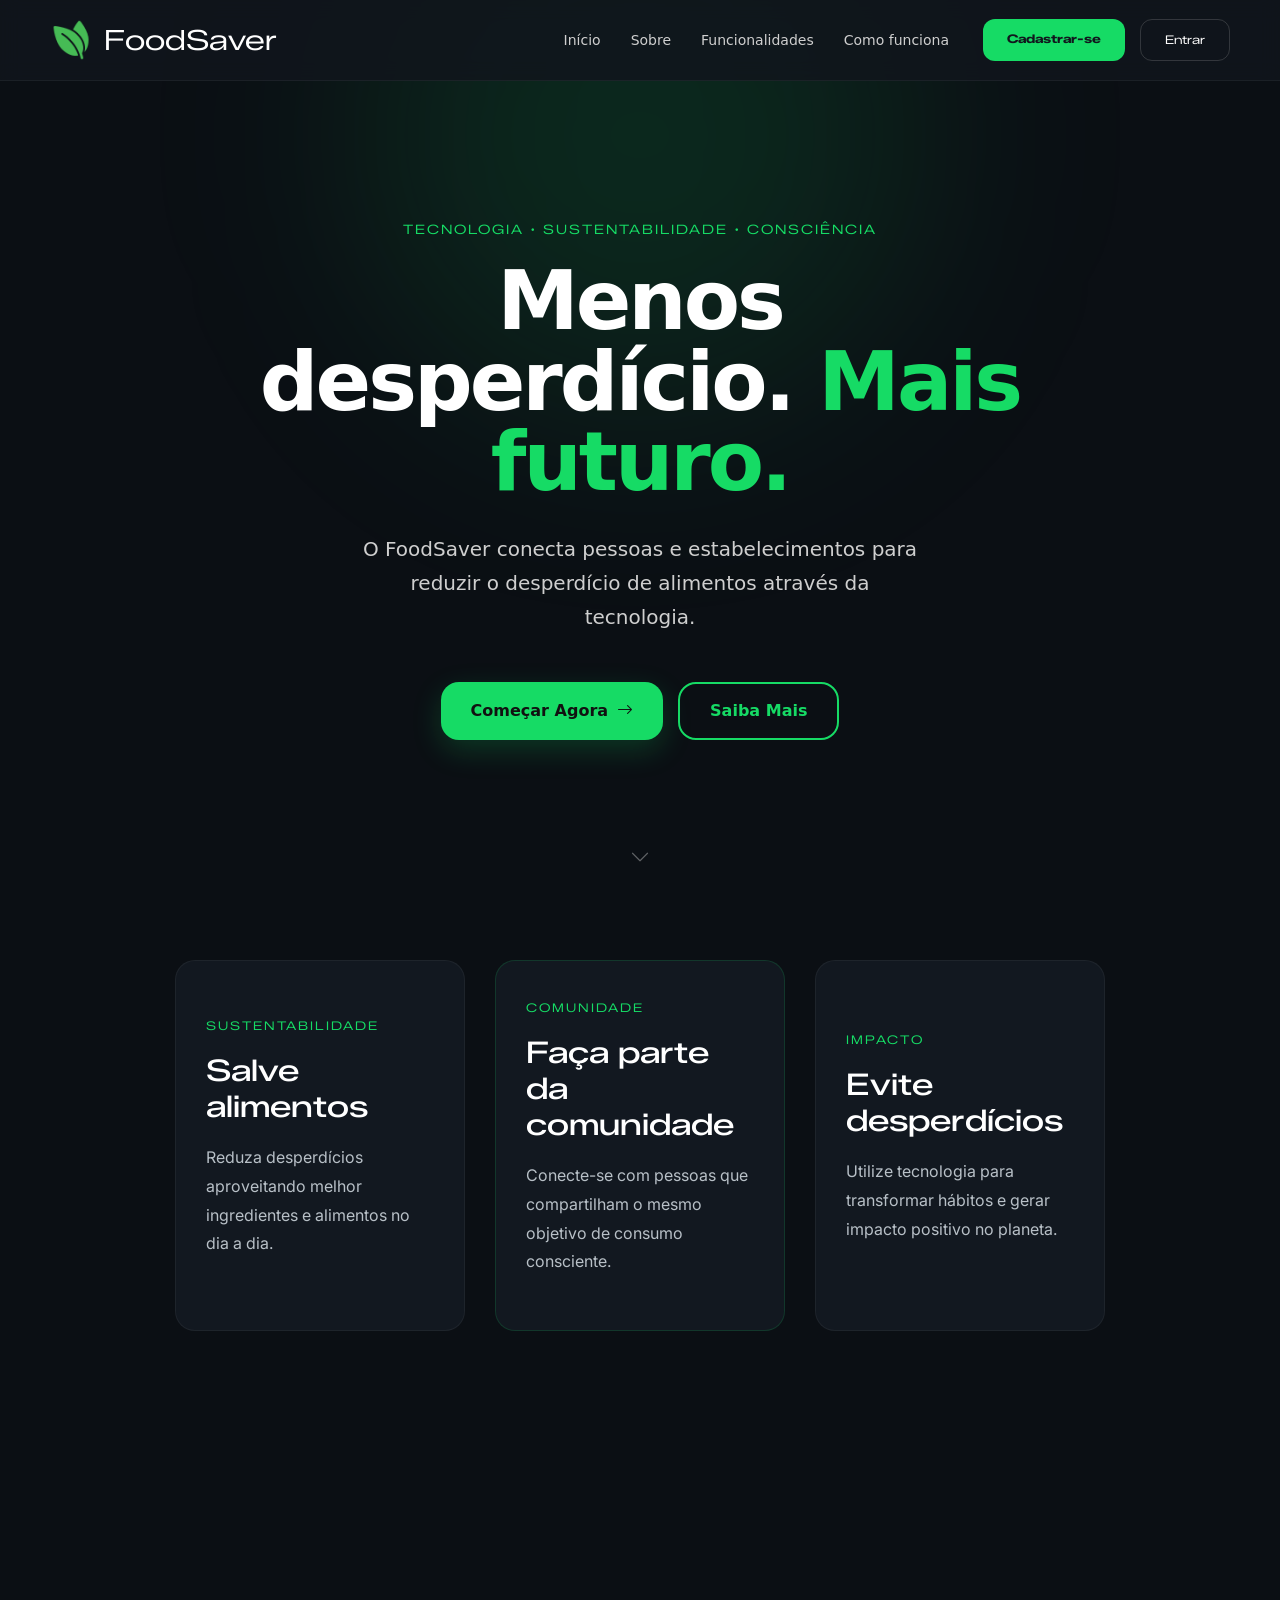
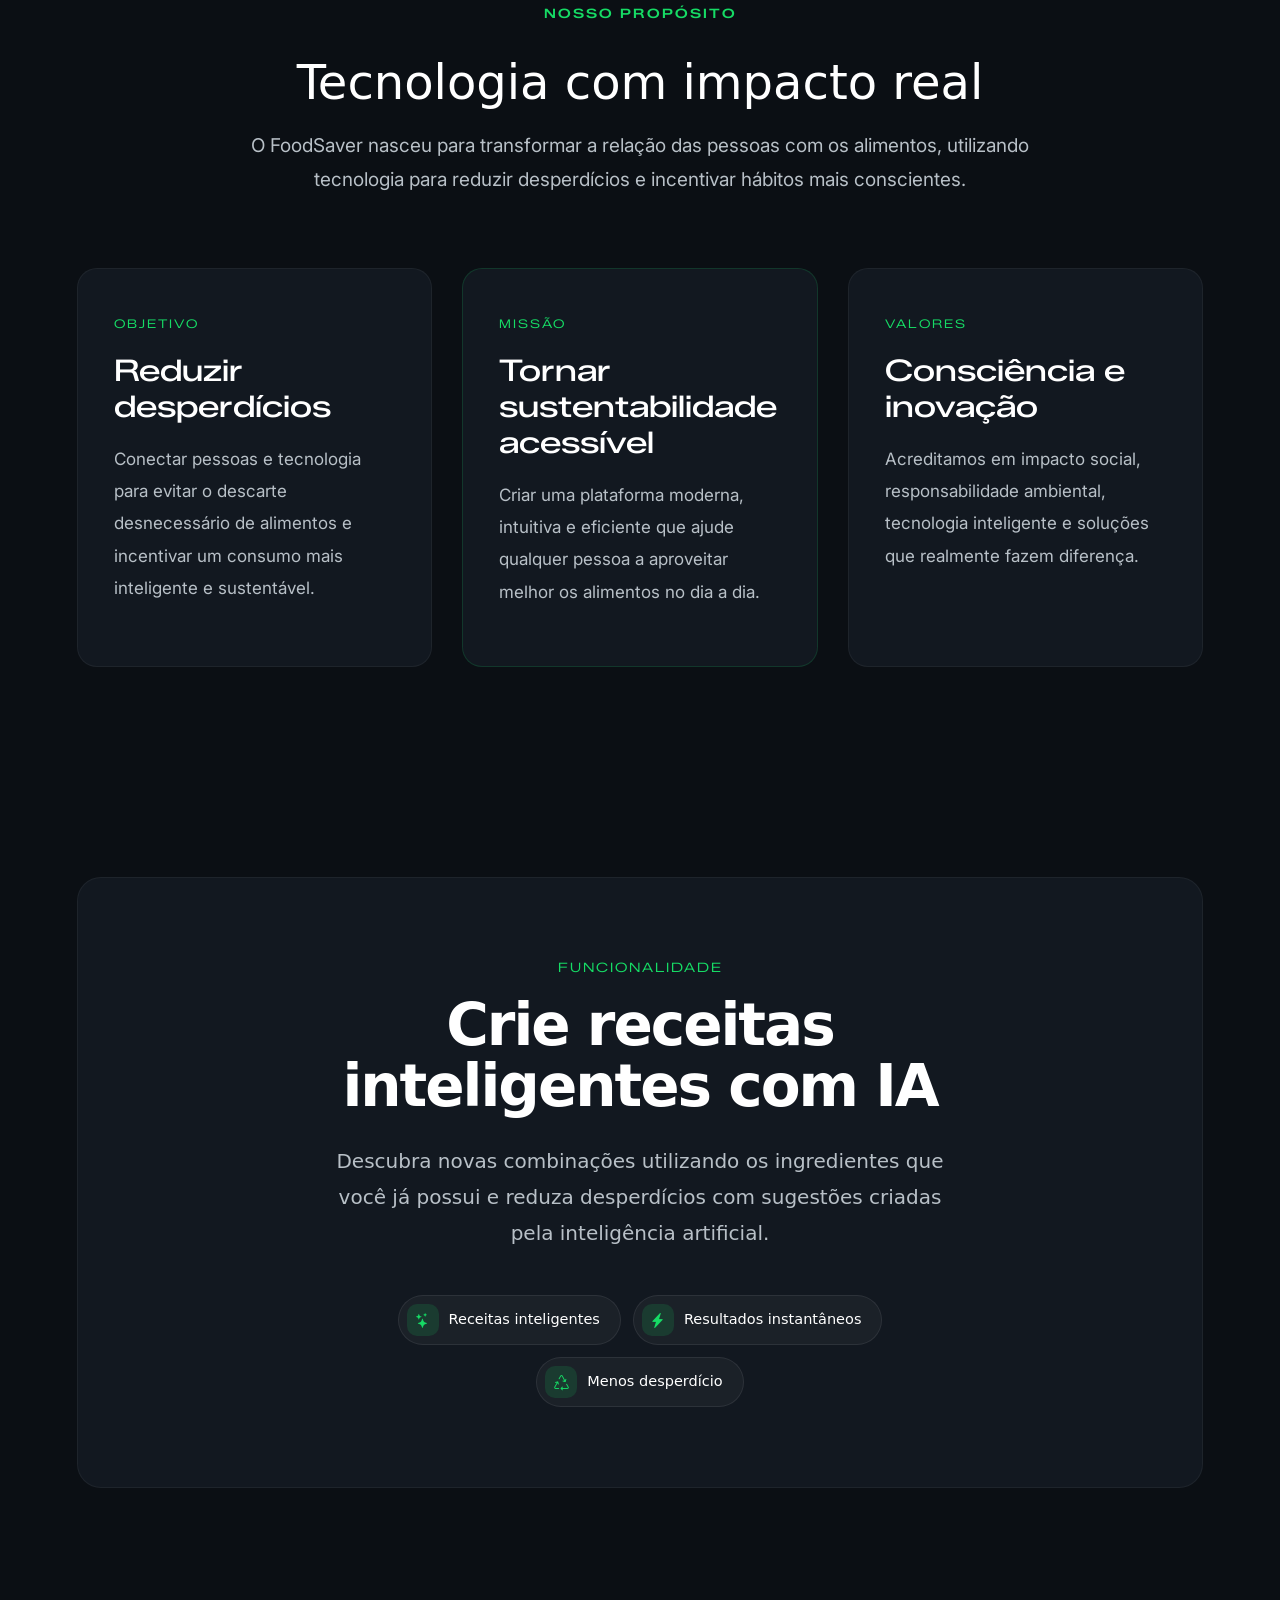
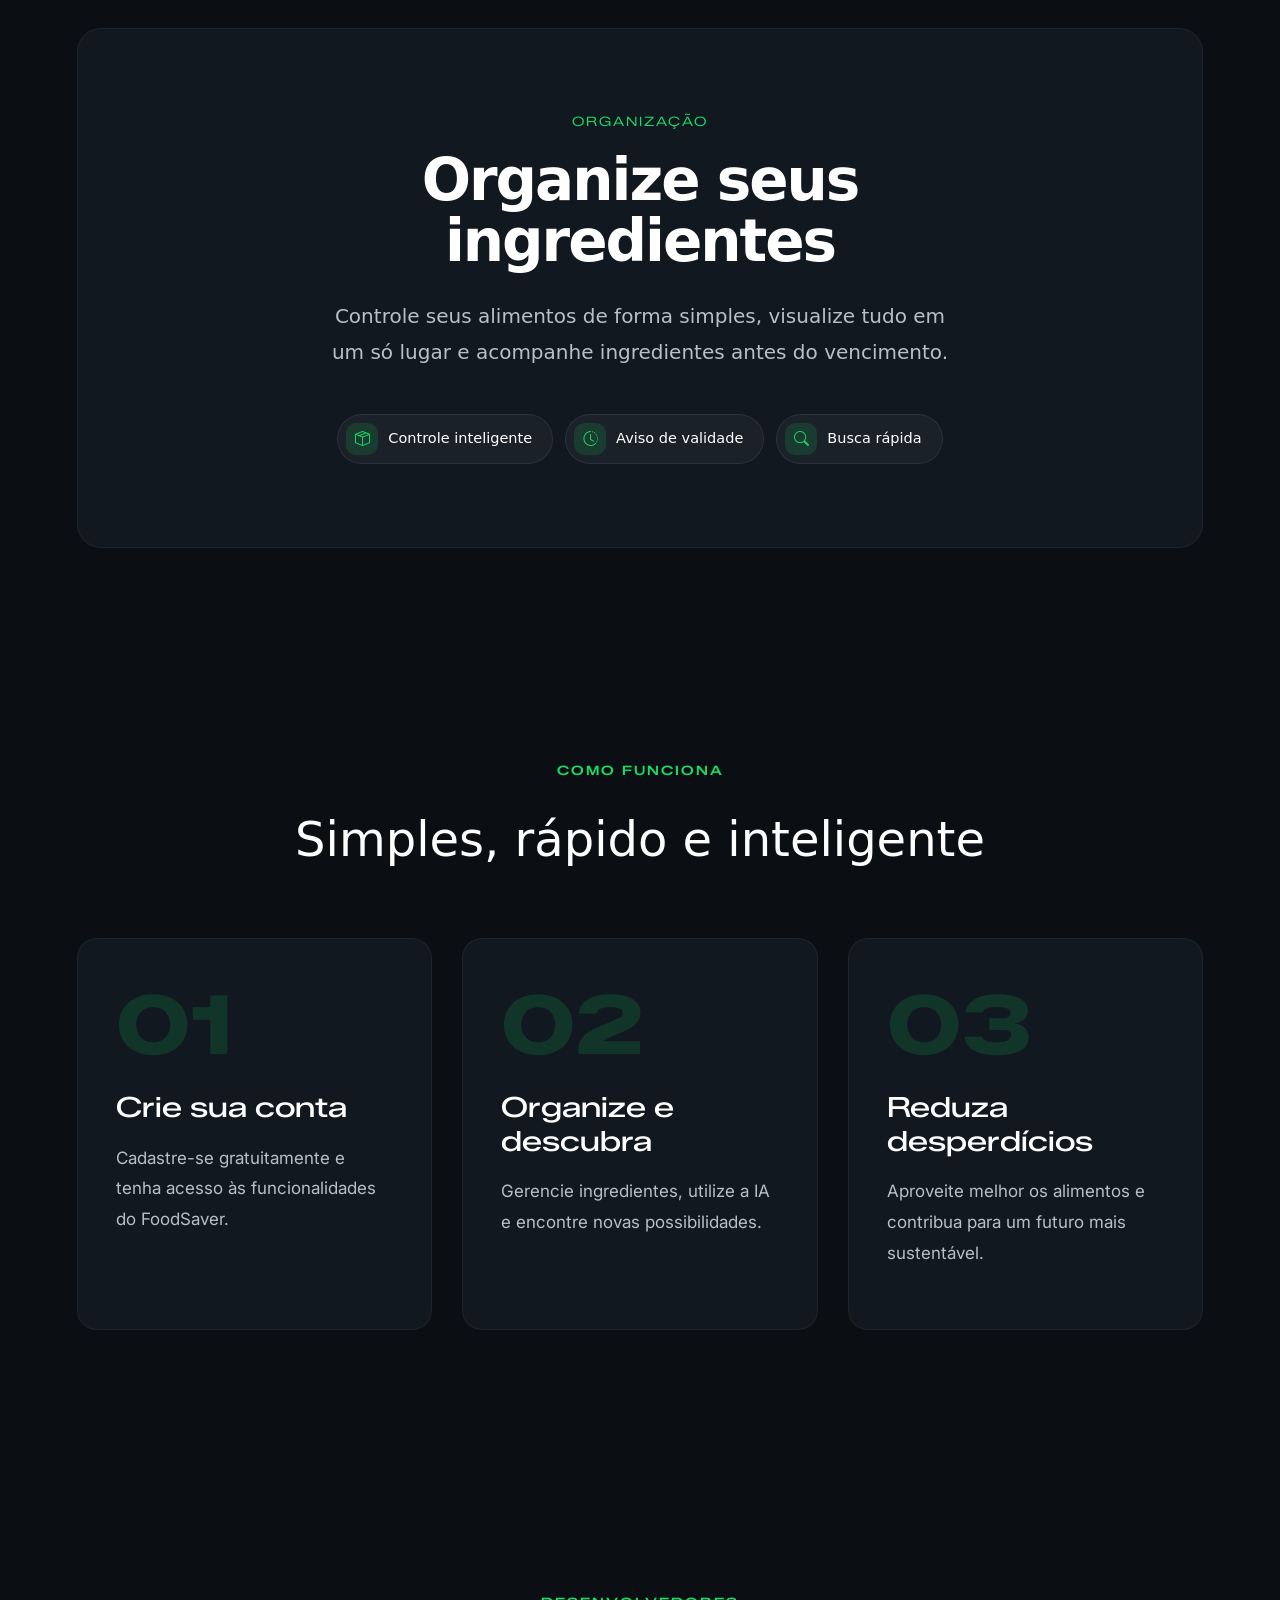
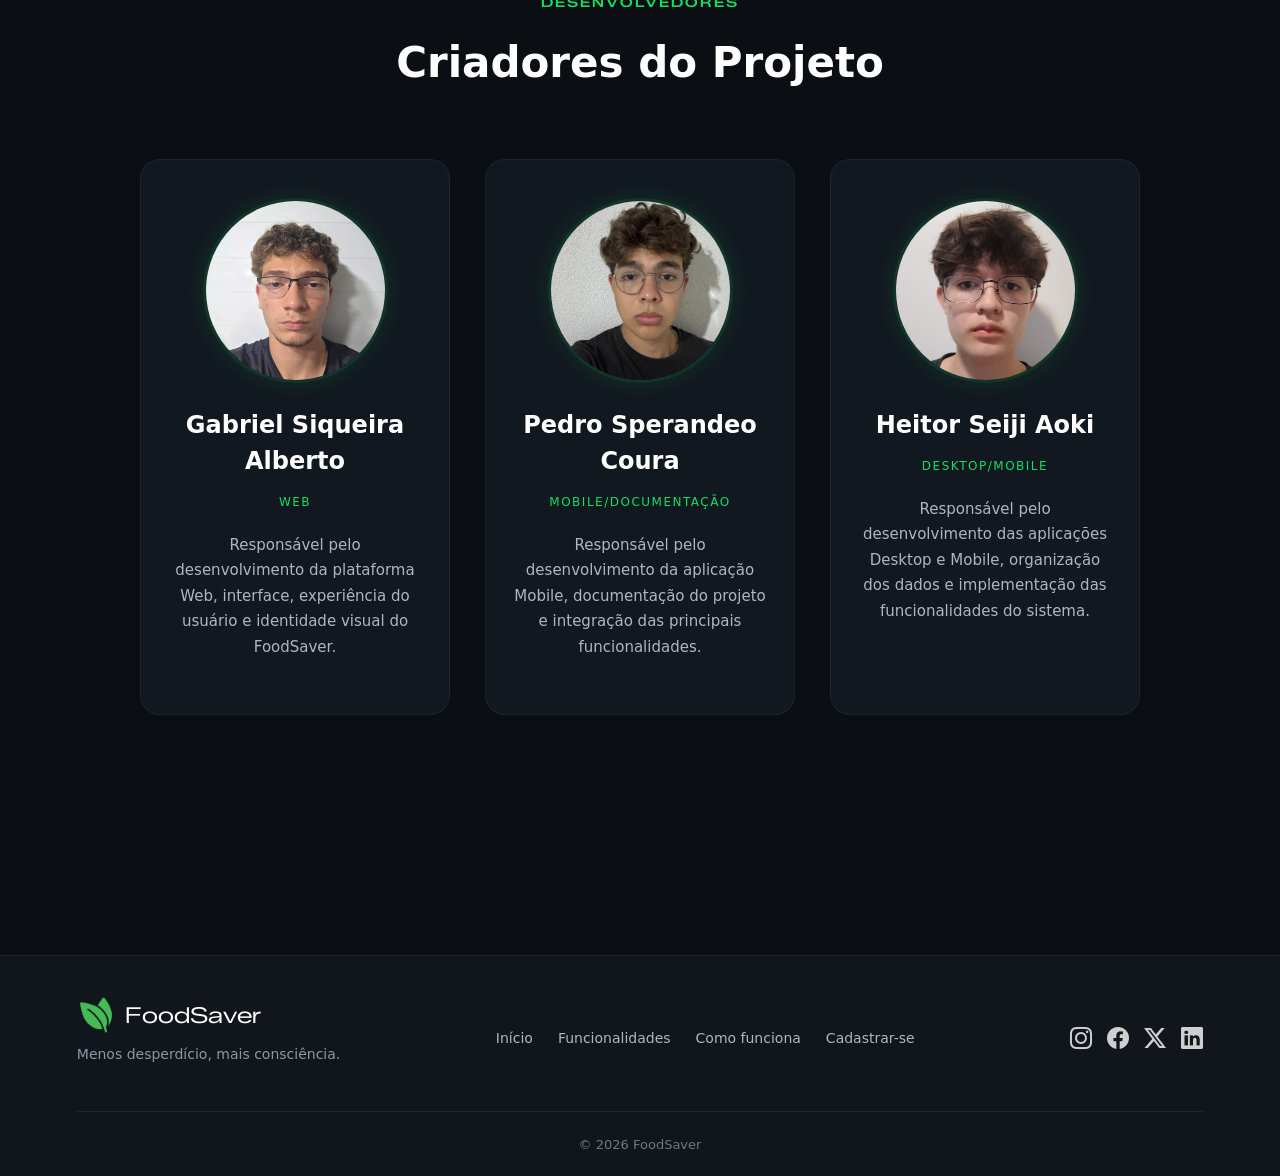
<file: web/html/index.html>
<!DOCTYPE html>
<html lang="pt-br">
<head>
    <meta charset="UTF-8">
    <meta name="viewport" content="width=device-width, initial-scale=1.0">

    <title>FoodSaver</title>

    <!-- GOOGLE FONTS -->
    <link rel="preconnect" href="https://fonts.googleapis.com">
    <link rel="preconnect" href="https://fonts.gstatic.com" crossorigin>
    <link rel="preconnect" href="https://fonts.googleapis.com">
    <link rel="preconnect" href="https://fonts.gstatic.com" crossorigin>
    <link href="https://fonts.googleapis.com/css2?family=Inter:wght@100..900&display=swap" rel="stylesheet">
    <link href="https://fonts.googleapis.com/css2?family=Zalando+Sans+Expanded:ital,wght@0,200..900;1,200..900&display=swap" rel="stylesheet">

    <!-- BOOTSTRAP -->
    <link href="https://cdn.jsdelivr.net/npm/bootstrap@5.3.8/dist/css/bootstrap.min.css" rel="stylesheet">

    <!-- ICONS -->
    <link rel="stylesheet" href="https://cdn.jsdelivr.net/npm/bootstrap-icons@1.11.3/font/bootstrap-icons.css">

    <!-- CSS -->
    <link rel="stylesheet" href="../css/style.css">

    <!-- FAVICON -->
    <link rel="icon" type="image/png" href="../imagens/logo.png">
</head>
<body>

<!-- NAVBAR -->

<nav class="navbar navbar-expand-lg fixed-top">
  <div class="container-fluid navCustom">

    <a class="navbar-brand d-flex align-items-center logoArea" href="index.html">
      <img class="logo" src="../imagens/logo.png" alt="Logo">
      <span class="titNav">FoodSaver</span>
    </a>

    <button class="navbar-toggler custom-toggler" type="button" data-bs-toggle="collapse"
      data-bs-target="#navbarNav">

      <span class="navbar-toggler-icon"></span>
    </button>

    <div class="collapse navbar-collapse justify-content-end" id="navbarNav">

      <div class="navLinks">
        <a href="#inicio">Início</a>
        <a href="#sobre">Sobre</a>
        <a href="#funcionalidade">Funcionalidades</a>
        <a href="#como">Como funciona</a>
      </div>

      <div class="navBtns">
        <a href="cadastro.html" class="btnNav cadastrar">Cadastrar-se</a>
        <a href="login.html" class="btnNav entrar">Entrar</a>
      </div>

    </div>

  </div>
</nav>


<!-- HERO -->

<section class="heroSection" id="inicio">

    <div class="bgGlow"></div>

    <div class="heroContainer">

        <div class="heroText">

            <span class="miniText">TECNOLOGIA • SUSTENTABILIDADE • CONSCIÊNCIA</span>

            <h1>
                Menos desperdício.
                <span>Mais futuro.</span>
            </h1>

            <p>
                O FoodSaver conecta pessoas e estabelecimentos para reduzir o desperdício de alimentos através da tecnologia.
            </p>

            <div class="heroButtons">
                <a href="cadastro.html" class="heroBtn greenBtn">Começar Agora <i class="bi bi-arrow-right"></i></a>
                <a href="#funcionalidade" class="heroBtn darkBtn">Saiba Mais</a>
            </div>



        </div>

    </div>

    <a href="#funcionalidade" class="scrollCue" aria-label="Rolar para saber mais"><i class="bi bi-chevron-down"></i></a>

</section>


<!-- CARDS -->

<section class="cardsSection">

    <div class="cards">

        <!-- CARD 1 -->
        <div class="cardFood">

           

            <span class="cardMini">
                SUSTENTABILIDADE
            </span>

            <h3>
                Salve alimentos
            </h3>

            <p>
                Reduza desperdícios aproveitando melhor ingredientes e alimentos no dia a dia.
            </p>

        </div>

        <!-- CARD 2 -->
        <div class="cardFood destaqueCard">

           

            <span class="cardMini">
                COMUNIDADE
            </span>

            <h3>
                Faça parte da comunidade
            </h3>

            <p>
                Conecte-se com pessoas que compartilham o mesmo objetivo de consumo consciente.
            </p>

        </div>

        <!-- CARD 3 -->
        <div class="cardFood">

            

            <span class="cardMini">
                IMPACTO
            </span>

            <h3>
                Evite desperdícios
            </h3>

            <p>
                Utilize tecnologia para transformar hábitos e gerar impacto positivo no planeta.
            </p>

        </div>

    </div>

</section>


<!-- Sobre -->

<section class="sobreSection" id="sobre">

    <!-- TÍTULO -->
    <div class="titleBox center">

        <span class="miniSection">
            NOSSO PROPÓSITO
        </span>

        <h2>
            Tecnologia com impacto real
        </h2>

        <p class="sobreSubtitle">
            O FoodSaver nasceu para transformar a relação das pessoas com os alimentos,
            utilizando tecnologia para reduzir desperdícios e incentivar hábitos mais conscientes.
        </p>

    </div>

    <!-- GRID -->
    <div class="sobreGrid">

        <!-- OBJETIVO -->
        <div class="sobreCard">

            

            <span class="sobreMini">
                OBJETIVO
            </span>

            <h3>
                Reduzir desperdícios
            </h3>

            <p>
                Conectar pessoas e tecnologia para evitar o descarte desnecessário de alimentos
                e incentivar um consumo mais inteligente e sustentável.
            </p>

        </div>

        <!-- MISSÃO -->
        <div class="sobreCard destaqueCard">

            

            <span class="sobreMini">
                MISSÃO
            </span>

            <h3>
                Tornar sustentabilidade acessível
            </h3>

            <p>
                Criar uma plataforma moderna, intuitiva e eficiente que ajude qualquer pessoa
                a aproveitar melhor os alimentos no dia a dia.
            </p>

        </div>

        <!-- VALORES -->
        <div class="sobreCard">

            

            <span class="sobreMini">
                VALORES
            </span>

            <h3>
                Consciência e inovação
            </h3>

            <p>
                Acreditamos em impacto social, responsabilidade ambiental, tecnologia inteligente
                e soluções que realmente fazem diferença.
            </p>

        </div>

    </div>

</section>


<!-- FUNCIONALIDADES -->

<section class="featureSection" id="funcionalidade">

    <div class="featureBox">

        <!-- CONTEÚDO -->
        <div class="featureContent">

          

            <span class="featureMini">
                FUNCIONALIDADE
            </span>

            <h2>
                Crie receitas inteligentes com IA
            </h2>

            <p>
                Descubra novas combinações utilizando os ingredientes que você já possui
                e reduza desperdícios com sugestões criadas pela inteligência artificial.
            </p>

            <!-- BENEFÍCIOS -->
            <div class="featureBenefits">

                <div class="benefitItem">
                    <i class="bi bi-stars"></i>
                    <span>Receitas inteligentes</span>
                </div>

                <div class="benefitItem">
                    <i class="bi bi-lightning-charge-fill"></i>
                    <span>Resultados instantâneos</span>
                </div>

                <div class="benefitItem">
                    <i class="bi bi-recycle"></i>
                    <span>Menos desperdício</span>
                </div>

            </div>

        </div>

    </div>

</section>



<section class="featureSection reverse">

    <div class="featureBox">

        <!-- CONTEÚDO -->
        <div class="featureContent">

           

            <span class="featureMini">
                ORGANIZAÇÃO
            </span>

            <h2>
                Organize seus ingredientes
            </h2>

            <p>
                Controle seus alimentos de forma simples, visualize tudo em um só lugar
                e acompanhe ingredientes antes do vencimento.
            </p>

            <!-- BENEFÍCIOS -->
            <div class="featureBenefits">

                <div class="benefitItem">
                    <i class="bi bi-box-seam"></i>
                    <span>Controle inteligente</span>
                </div>

                <div class="benefitItem">
                    <i class="bi bi-clock-history"></i>
                    <span>Aviso de validade</span>
                </div>

                <div class="benefitItem">
                    <i class="bi bi-search"></i>
                    <span>Busca rápida</span>
                </div>

            </div>

        </div>

    </div>

</section>


<!-- COMO FUNCIONA -->

<section class="stepsSection" id="como">

    <!-- TÍTULO -->
    <div class="titleBox center">

        <span class="miniSection">
            COMO FUNCIONA
        </span>

        <h2>
            Simples, rápido e inteligente
        </h2>

    </div>

    <!-- GRID -->
    <div class="stepsGrid">

        <!-- CARD 1 -->
        <div class="stepCard">

            <div class="stepNumber">
                01
            </div>


            <h3>
                Crie sua conta
            </h3>

            <p>
                Cadastre-se gratuitamente e tenha acesso às funcionalidades do FoodSaver.
            </p>

        </div>

        <!-- CARD 2 -->
        <div class="stepCard">

            <div class="stepNumber">
                02
            </div>


            <h3>
                Organize e descubra
            </h3>

            <p>
                Gerencie ingredientes, utilize a IA e encontre novas possibilidades.
            </p>

        </div>

        <!-- CARD 3 -->
        <div class="stepCard">

            <div class="stepNumber">
                03
            </div>


            <h3>
                Reduza desperdícios
            </h3>

            <p>
                Aproveite melhor os alimentos e contribua para um futuro mais sustentável.
            </p>

        </div>

    </div>

</section>


<!-- CRIADORES -->

<section class="devSectionPadrao">

    <span class="miniSection">
        DESENVOLVEDORES
    </span>

    <span class="devTituloPadrao">
        Criadores do Projeto
    </span>

    <div class="devCardsPadrao">

        <!-- GABRIEL -->
        <div class="devCardPadrao">

            <img src="../imagens/gabrielOficial.jpg"
            class="devImg"
            alt="Gabriel Siqueira">

            <span>Gabriel Siqueira Alberto</span>

            <small>Web</small>

        <p>
            Responsável pelo desenvolvimento da plataforma Web,
            interface, experiência do usuário e identidade visual do FoodSaver.
        </p>

        </div>

        <!-- PEDRO -->
        <div class="devCardPadrao">

            <img src="../imagens/pedroOficial.jpg"
            class="devImg"
            alt="Pedro Coura">

            <span>Pedro Sperandeo Coura</span>

            <small>Mobile/Documentação</small>

        <p>
            Responsável pelo desenvolvimento da aplicação Mobile,
            documentação do projeto e integração das principais funcionalidades.
        </p>

        </div>

        <!-- HEITOR -->
        <div class="devCardPadrao">

            <img src="../imagens/heitorOficial.jpg"
            class="devImg"
            alt="Heitor Aoki">

            <span>Heitor Seiji Aoki</span>

            <small>Desktop/Mobile</small>

        <p>
            Responsável pelo desenvolvimento das aplicações Desktop e Mobile,
            organização dos dados e implementação das funcionalidades do sistema.
        </p>

        </div>

    </div>

</section>


<!-- FOOTER -->

<footer class="footerFS">

    <div class="footerContent">

        <!-- LOGO -->
        <div class="footerBrand">

            <div class="footerLogo">

                <img src="../imagens/logo.png" alt="Logo">

                <span class="footerTitle">FoodSaver</span>

            </div>

            <p class="footerDesc">
                Menos desperdício, mais consciência.
            </p>

        </div>

        <!-- LINKS -->
        <div class="footerLinks">

            <a href="#inicio">Início</a>
            <a href="#funcionalidade">Funcionalidades</a>
            <a href="#como">Como funciona</a>
            <a href="cadastro.html">Cadastrar-se</a>

        </div>

        <!-- REDES -->
        <div class="socialIcons">

            <a href="#"><i class="bi bi-instagram"></i></a>
            <a href="#"><i class="bi bi-facebook"></i></a>
            <a href="#"><i class="bi bi-twitter-x"></i></a>
            <a href="#"><i class="bi bi-linkedin"></i></a>

        </div>

    </div>

    <div class="footerBottom">
        <span>© 2026 FoodSaver</span>
    </div>

</footer>
<script src="../js/global.js"></script>
<script src="https://cdn.jsdelivr.net/npm/bootstrap@5.3.8/dist/js/bootstrap.bundle.min.js"></script>

</body>
</html>
</file>
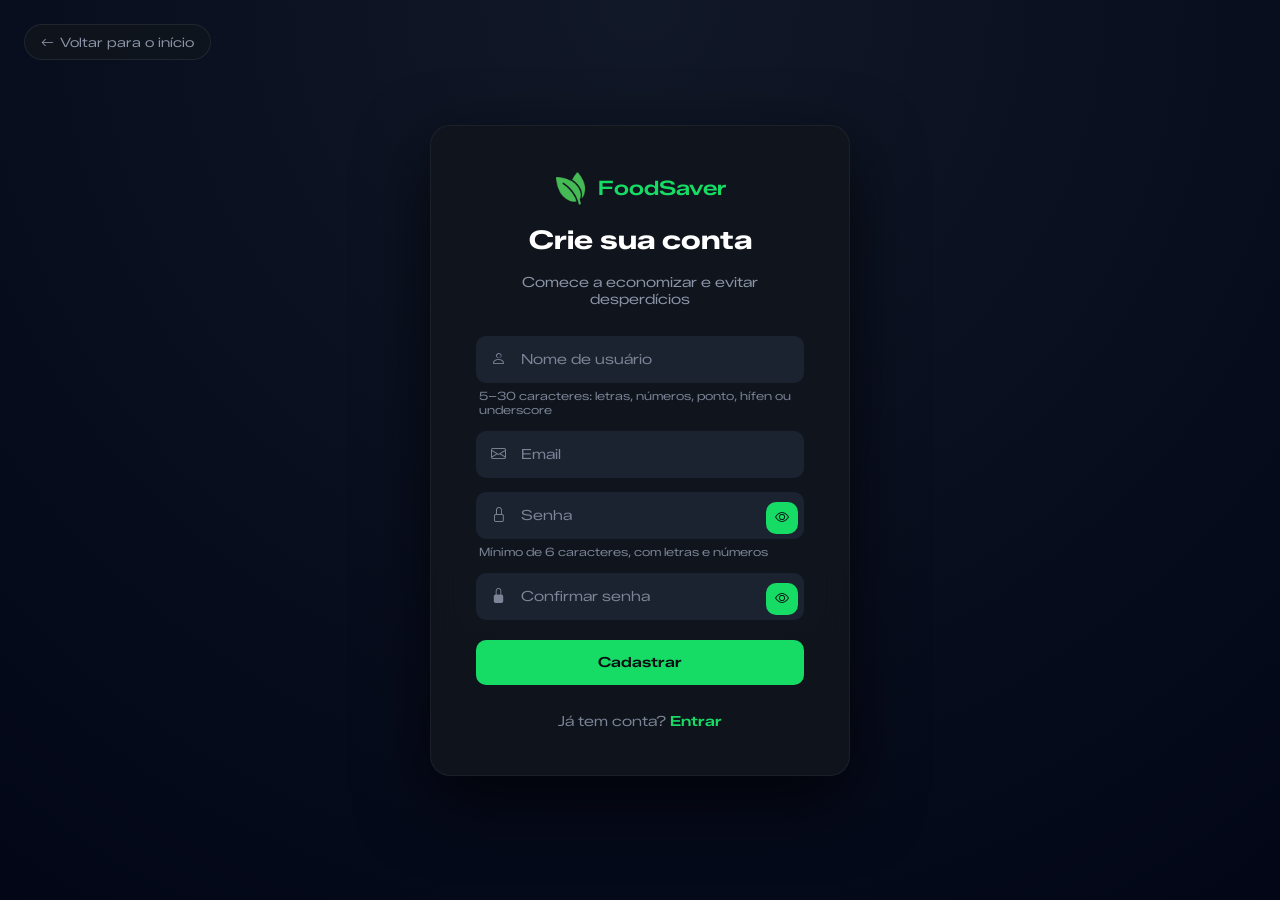
<file: web/html/cadastro.html>
<!DOCTYPE html>
<html lang="pt-br">
<head>
  <meta charset="UTF-8">
  <meta name="viewport" content="width=device-width, initial-scale=1.0">
  <title>Cadastro - FoodSaver</title>

  <link href="https://fonts.googleapis.com/css2?family=Zalando+Sans+Expanded:wght@300;600;800&display=swap" rel="stylesheet">
  <link rel="stylesheet" href="https://cdn.jsdelivr.net/npm/bootstrap-icons@1.11.3/font/bootstrap-icons.css">
  <link rel="stylesheet" href="../css/cadastro.css">
  <link rel="icon" type="image/png" href="../imagens/logo.png">
</head>

<body>

<!-- VOLTAR -->
<a href="index.html" class="authBack"><i class="bi bi-arrow-left"></i> Voltar para o início</a>

<div class="authWrapper">

  <div class="authBox">

    <!-- LOGO -->
    <div class="authLogo">
      <img src="../imagens/logo.png" alt="FoodSaver">
      <span>FoodSaver</span>
    </div>

    <!-- TÍTULO -->
    <h1 class="authTitle">Crie sua conta</h1>
    <p class="authSubtitle">Comece a economizar e evitar desperdícios </p>

    <!-- FORM -->
    <form class="authForm" id="formCadastro" novalidate>

      <div class="erroGeral" id="erroGeral"></div>

      <div class="campo">
        <div class="inputIcon">
          <i class="bi bi-person"></i>
          <input type="text" name="username" id="username" placeholder="Nome de usuário" autocomplete="username" maxlength="30" required>
        </div>
        <div class="dica" id="dicaUsername">5–30 caracteres: letras, números, ponto, hífen ou underscore</div>
        <div class="erro" id="erroUsername"></div>
      </div>

      <div class="campo">
        <div class="inputIcon">
          <i class="bi bi-envelope"></i>
          <input type="email" name="email" id="email" placeholder="Email" autocomplete="email" maxlength="150" required>
        </div>
        <div class="erro" id="erroEmail"></div>
      </div>

      <div class="campo">
        <div class="inputIcon">
          <i class="bi bi-lock"></i>
          <input type="password" name="senha" id="senha" placeholder="Senha" autocomplete="new-password" maxlength="72" required>
          <button type="button" class="toggleSenha" data-alvo="senha" tabindex="-1" aria-label="Mostrar senha"><i class="bi bi-eye"></i></button>
        </div>
        <div class="dica" id="dicaSenha">Mínimo de 6 caracteres, com letras e números</div>
        <div class="erro" id="erroSenha"></div>
      </div>

      <div class="campo">
        <div class="inputIcon">
          <i class="bi bi-lock-fill"></i>
          <input type="password" name="confirmarSenha" id="confirmarSenha" placeholder="Confirmar senha" autocomplete="new-password" maxlength="72" required>
          <button type="button" class="toggleSenha" data-alvo="confirmarSenha" tabindex="-1" aria-label="Mostrar senha"><i class="bi bi-eye"></i></button>
        </div>
        <div class="erro" id="erroConfirmarSenha"></div>
      </div>

      <button type="submit" id="btnCadastrar"><span class="btnTexto">Cadastrar</span></button>
    </form>

    <!-- LINK -->
    <div class="authSwitch">
      Já tem conta? <a href="login.html">Entrar</a>
    </div>

  </div>

</div>
<script src="../js/global.js"></script>
<script src="../js/api.js"></script>
<script src="../js/auth-cadastro.js"></script>

</body>
</html>
</file>
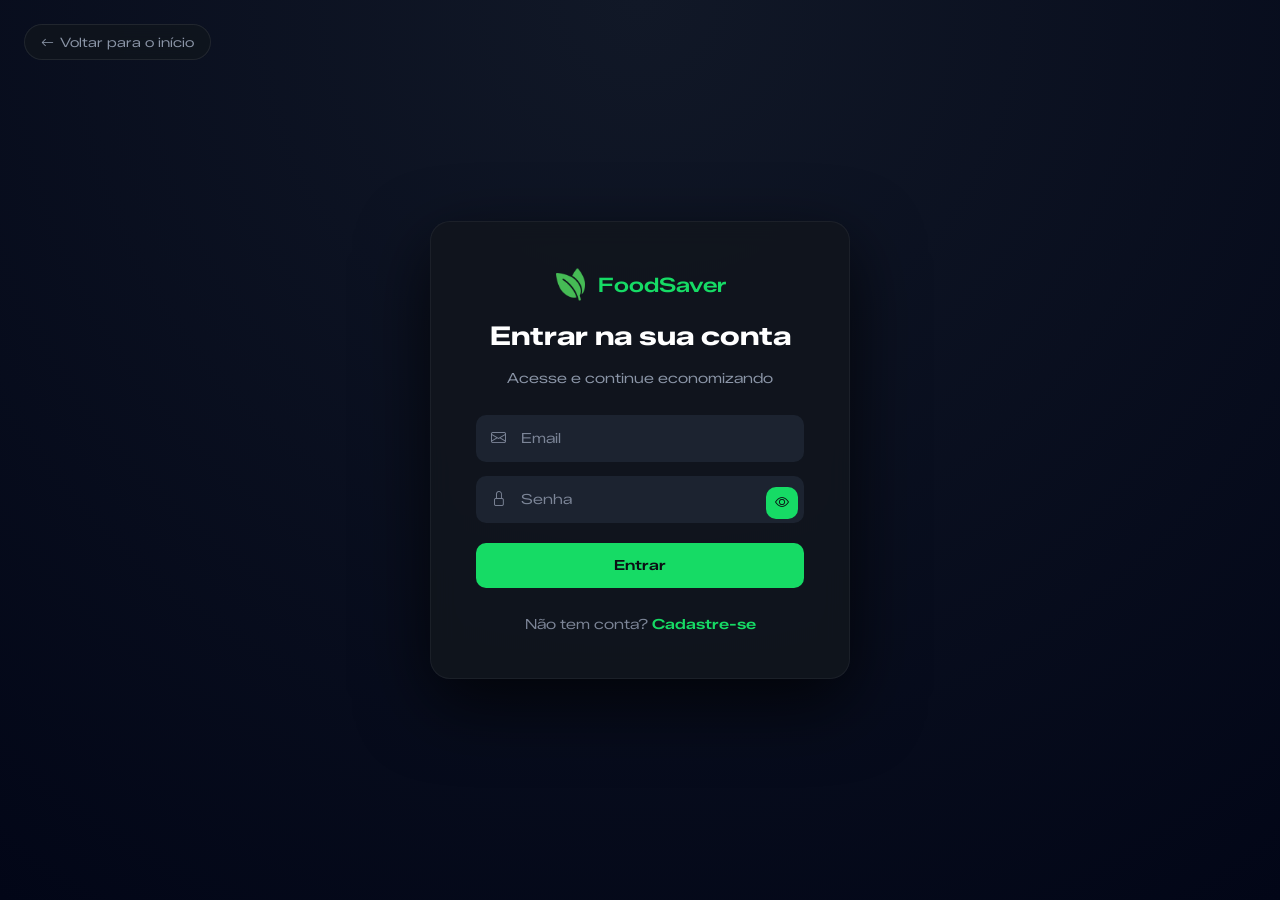
<file: web/html/login.html>
<!DOCTYPE html>
<html lang="pt-br">
<head>
  <meta charset="UTF-8">
  <meta name="viewport" content="width=device-width, initial-scale=1.0">
  <title>Login - FoodSaver</title>

  <link href="https://fonts.googleapis.com/css2?family=Zalando+Sans+Expanded:wght@300;600;800&display=swap" rel="stylesheet">
  <link rel="stylesheet" href="https://cdn.jsdelivr.net/npm/bootstrap-icons@1.11.3/font/bootstrap-icons.css">
  <link rel="stylesheet" href="../css/cadastro.css">
  <link rel="icon" type="image/png" href="../imagens/logo.png">
</head>

<body>

<!-- VOLTAR -->
<a href="index.html" class="authBack"><i class="bi bi-arrow-left"></i> Voltar para o início</a>

<div class="authWrapper">

  <div class="authBox">

    <!-- LOGO -->
    <div class="authLogo">
      <img src="../imagens/logo.png" alt="FoodSaver">
      <span>FoodSaver</span>
    </div>

    <!-- TITULO -->
    <h1 class="authTitle">Entrar na sua conta</h1>
    <p class="authSubtitle">Acesse e continue economizando</p>

    <!-- FORM LOGIN -->
    <form class="authForm" id="formLogin" novalidate>

      <!-- Alerta verde (cadastro ok / conta reativada) -->
      <div class="msgSucesso" id="msgSucesso" style="display:none"></div>

      <div class="erroGeral" id="erroGeral"></div>

      <div class="campo">
        <div class="inputIcon">
          <i class="bi bi-envelope"></i>
          <input type="email" name="email" id="email" placeholder="Email" autocomplete="email" maxlength="150" required>
        </div>
        <div class="erro" id="erroEmail"></div>
      </div>

      <div class="campo">
        <div class="inputIcon">
          <i class="bi bi-lock"></i>
          <input type="password" name="senha" id="senha" placeholder="Senha" autocomplete="current-password" maxlength="72" required>
          <button type="button" class="toggleSenha" data-alvo="senha" tabindex="-1" aria-label="Mostrar senha"><i class="bi bi-eye"></i></button>
        </div>
        <div class="erro" id="erroSenha"></div>
      </div>

      <button type="submit" id="btnEntrar"><span class="btnTexto">Entrar</span></button>

    </form>

    <!-- LINK -->
    <div class="authSwitch">
      Não tem conta? <a href="cadastro.html">Cadastre-se</a>
    </div>

  </div>

</div>
<script src="../js/global.js"></script>
<script src="../js/api.js"></script>
<script src="../js/auth-login.js"></script>

</body>

</html>
</file>
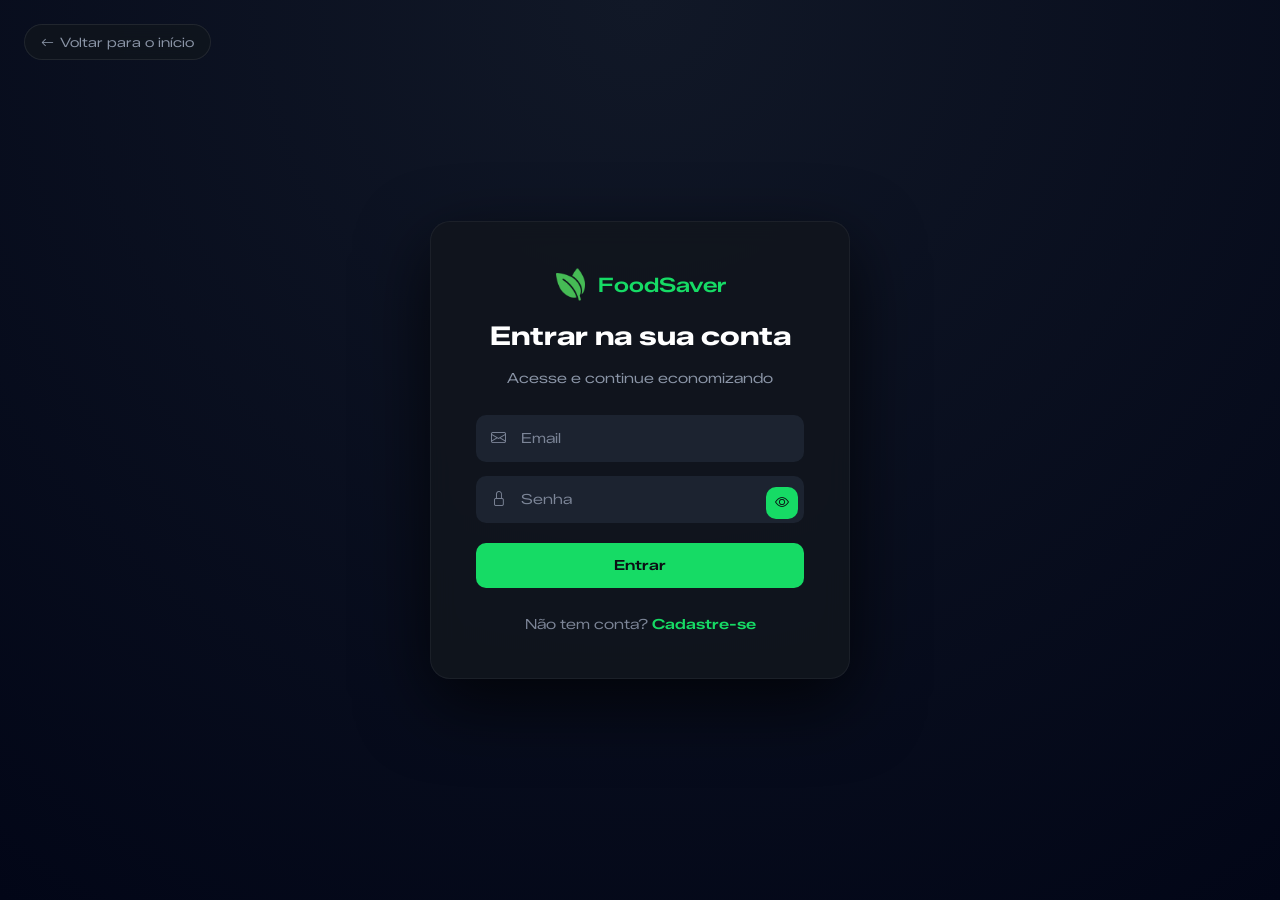
<file: web/html/perfil.html>
<!DOCTYPE html>
<html lang="pt-br">
<head>
<meta charset="UTF-8">
<meta name="viewport" content="width=device-width, initial-scale=1.0">
<title>FoodSaver | Perfil</title>
<link href="https://fonts.googleapis.com/css2?family=Inter:wght@100..900&display=swap" rel="stylesheet">
<link rel="stylesheet" href="https://cdn.jsdelivr.net/npm/bootstrap-icons@1.11.3/font/bootstrap-icons.css">
<link rel="stylesheet" href="../css/perfil.css">
</head>
<body>
<div class="layout">

  <!-- SIDEBAR -->
  <aside class="sidebar" id="sidebar">
    <div class="sidebar-inner">
      <div class="logo-area">
        <img src="../imagens/logo.png" alt="FoodSaver" class="logo-img">
        <span class="logo-text">FoodSaver</span>
      </div>
      <div class="sidebar-user">
        <div class="avatar-wrap">
          <div class="avatar" id="sbAvatar">--</div>
          <div class="avatar-badge" id="sbNivel">1</div>
        </div>
        <div class="user-info">
          <span class="user-name" id="sbNome">Carregando...</span>
          <span class="user-plan"><span class="plan-dot"></span><span id="sbPlano">Plano Free</span></span>
        </div>
      </div>
      <nav class="sidebar-nav">
        <div class="nav-label">NAVEGAÇÃO</div>
        <a class="nav-item" data-sec="inventario" href="#inventario">
          <div class="nav-icon"><i class="bi bi-box-seam-fill"></i></div>
          <span>Inventário</span>
          <div class="nav-indicator"></div>
        </a>
        <a class="nav-item" data-sec="receitas" href="#receitas">
          <div class="nav-icon"><i class="bi bi-journal-richtext"></i></div>
          <span>Receitas</span>
          <div class="nav-indicator"></div>
        </a>
        <a class="nav-item" data-sec="compras" href="#compras">
          <div class="nav-icon"><i class="bi bi-cart-fill"></i></div>
          <span>Lista de Compras</span>
          <div class="nav-indicator"></div>
        </a>
        <a class="nav-item" data-sec="grupos" href="#grupos">
          <div class="nav-icon"><i class="bi bi-collection-fill"></i></div>
          <span>Grupos</span>
          <div class="nav-indicator"></div>
        </a>
        <a class="nav-item" data-sec="planos" href="#planos">
          <div class="nav-icon"><i class="bi bi-credit-card-2-front-fill"></i></div>
          <span>Planos</span>
          <div class="nav-indicator"></div>
        </a>
        <a class="nav-item" data-sec="relatorios" href="#relatorios">
          <div class="nav-icon"><i class="bi bi-bar-chart-fill"></i></div>
          <span>Relatórios</span>
          <div class="nav-indicator"></div>
        </a>
        <div class="nav-divider"></div>
        <div class="nav-label">SISTEMA</div>
        <a class="nav-item" data-sec="config" href="#config">
          <div class="nav-icon"><i class="bi bi-gear-fill"></i></div>
          <span>Configurações</span>
          <div class="nav-indicator"></div>
        </a>
      </nav>
    </div>
  </aside>

  <div class="mobile-topbar">
    <button class="menu-btn" onclick="toggleSidebar()"><i class="bi bi-list"></i></button>
    <span class="logo-text">FoodSaver</span>
  </div>

  <main class="content">

    <!-- ══════════════════════════════════════════
         INVENTÁRIO
    ══════════════════════════════════════════ -->
    <section id="inventario" class="section">
      <div class="page-header">
        <div>
          <h1 class="page-title">Inventário</h1>
          <p class="page-sub" id="invSub">Seus alimentos em estoque</p>
        </div>
        <button class="btn-primary" onclick="abrirModalAdd()"><i class="bi bi-plus-lg"></i> Adicionar Item</button>
      </div>

      <div id="invMsg"></div>

      <div class="search-bar" id="invSearchBar" style="display:none">
        <i class="bi bi-search"></i>
        <input type="text" placeholder="Buscar alimento..." oninput="filtrarInventario(this.value)">
      </div>

      <div id="invEmpty" class="glass-card" style="text-align:center;padding:48px 24px;display:none">
        <i class="bi bi-box-seam" style="font-size:40px;color:var(--text-dim)"></i>
        <p style="margin-top:16px;color:var(--text-muted);font-size:14px">Seu inventário está vazio.<br>Adicione seu primeiro alimento!</p>
        <button class="btn-primary" style="margin-top:20px" onclick="abrirModalAdd()"><i class="bi bi-plus-lg"></i> Adicionar Item</button>
      </div>

      <div class="inventory-grid" id="inventoryGrid"></div>

      <!-- MODAL: ADICIONAR / EDITAR ITEM -->
      <div class="modal-overlay hidden" id="modalInv">
        <div class="modal-box">
          <div class="modal-head">
            <div class="modal-head-title">
              <div class="modal-head-icon"><i class="bi bi-box-seam-fill"></i></div>
              <h3 id="modalInvTitulo">Adicionar Alimento</h3>
            </div>
            <button type="button" class="modal-close" onclick="fecharModalInv()"><i class="bi bi-x-lg"></i></button>
          </div>
          <form id="formInv">
            <input type="hidden" id="invId" value="0">
            <div class="modal-body">
              <div class="form-group">
                <label><i class="bi bi-tag"></i> Nome do alimento</label>
                <input type="text" id="invNome" placeholder="Ex: Cenoura" required>
              </div>
              <div class="form-row">
                <div class="form-group">
                  <label><i class="bi bi-123"></i> Quantidade</label>
                  <input type="text" id="invQuantidade" placeholder="Ex: 2" required>
                </div>
                <div class="form-group">
                  <label><i class="bi bi-rulers"></i> Unidade</label>
                  <select id="invUnidade">
                    <option>kg</option><option>g</option><option>L</option><option>und</option>
                  </select>
                </div>
              </div>
              <div class="form-group">
                <label><i class="bi bi-calendar-event"></i> Data de validade</label>
                <input type="date" id="invValidade" required>
              </div>
              <div class="form-group">
                <label><i class="bi bi-bell"></i> Quantidade mínima <span class="opcional-tag">opcional</span></label>
                <input type="text" id="invQtdMinima" placeholder="Ex: 1">
                <p class="campo-hint">Avisamos você na lista de compras assim que o estoque cair abaixo desse valor.</p>
              </div>
            </div>
            <div class="modal-footer">
              <button type="button" class="btn-ghost" onclick="fecharModalInv()">Cancelar</button>
              <button type="submit" class="btn-primary" id="invSubmitBtn"><i class="bi bi-check2"></i> Adicionar</button>
            </div>
          </form>
        </div>
      </div>

      <!-- MODAL: REGISTRAR CONSUMO / DESCARTE -->
      <div class="modal-overlay hidden" id="modalMov">
        <div class="modal-box">
          <div class="modal-head">
            <div class="modal-head-title">
              <div class="modal-head-icon"><i class="bi bi-arrow-down-circle-fill"></i></div>
              <h3>Registrar uso do alimento</h3>
            </div>
            <button type="button" class="modal-close" onclick="fecharModalMov()"><i class="bi bi-x-lg"></i></button>
          </div>
          <form id="formMov">
            <input type="hidden" id="movAlimentoId" value="0">
            <input type="hidden" id="movTipo" value="consumo">
            <div class="modal-body">
              <p class="campo-hint" style="margin:0">
                <i class="bi bi-box-seam"></i> <strong id="movNomeAlimento">—</strong>
                · disponível: <span id="movDisponivel">0</span>
              </p>
              <div class="form-group">
                <label><i class="bi bi-arrow-left-right"></i> O que aconteceu com o alimento?</label>
                <div class="mov-tipo-toggle">
                  <button type="button" class="mov-tipo-btn active" data-tipo="consumo" onclick="selecionarTipoMov('consumo')">
                    <i class="bi bi-egg-fried"></i> Consumido
                  </button>
                  <button type="button" class="mov-tipo-btn" data-tipo="desperdicio" onclick="selecionarTipoMov('desperdicio')">
                    <i class="bi bi-trash3"></i> Descartado
                  </button>
                </div>
              </div>
              <div class="form-row">
                <div class="form-group">
                  <label><i class="bi bi-123"></i> Quantidade</label>
                  <input type="text" id="movQuantidade" placeholder="Ex: 1" required>
                </div>
                <div class="form-group">
                  <label><i class="bi bi-rulers"></i> Unidade</label>
                  <select id="movUnidade">
                    <option>kg</option><option>g</option><option>L</option><option>und</option>
                  </select>
                </div>
              </div>
              <p class="campo-hint" style="margin:0">Kg e g são convertidos automaticamente para a unidade do estoque; para L e und, escolha a mesma unidade do alimento.</p>
            </div>
            <div class="modal-footer">
              <button type="button" class="btn-ghost" onclick="fecharModalMov()">Cancelar</button>
              <button type="submit" class="btn-primary" id="movSubmitBtn"><i class="bi bi-check2"></i> Registrar</button>
            </div>
          </form>
        </div>
      </div>
    </section>

    <!-- ══════════════════════════════════════════
         RECEITAS
    ══════════════════════════════════════════ -->
    <section id="receitas" class="section hidden">
      <div class="page-header">
        <div>
          <h1 class="page-title">Receitas</h1>
          <p class="page-sub">Descubra receitas com o que você tem em casa</p>
        </div>
        <div class="ia-badge"><i class="bi bi-stars"></i> IA Ativa</div>
      </div>

      <div id="recMsg"></div>

      <div class="receitas-tabs">
        <button type="button" class="rtab-btn active" data-rtab="criar" onclick="mudarTabReceita('criar')">
          <i class="bi bi-stars"></i> Criar
        </button>
        <button type="button" class="rtab-btn" data-rtab="favoritas" onclick="mudarTabReceita('favoritas')">
          <i class="bi bi-star-fill"></i> Favoritas
        </button>
        <button type="button" class="rtab-btn" data-rtab="biblioteca" onclick="mudarTabReceita('biblioteca')">
          <i class="bi bi-journal-richtext"></i> Biblioteca
        </button>
      </div>

      <!-- TAB: CRIAR (geração por IA a partir dos ingredientes do estoque) -->
      <div id="tabReceitaCriar">
        <div class="glass-card receita-form-card">
          <div class="card-head"><h3><i class="bi bi-stars"></i> Monte sua receita</h3></div>
          <p class="receita-form-intro">Selecione o que você tem disponível — nossa IA cria uma receita na hora, usando o que estiver ao seu alcance. 🌱</p>

          <div class="receita-form-grid">
            <div class="form-group full">
              <label><i class="bi bi-search"></i> 1. Busque os ingredientes</label>
              <p class="campo-hint">Digite o nome do alimento — buscamos no seu estoque.</p>
              <div class="search-bar" style="margin-bottom:0">
                <i class="bi bi-search"></i>
                <input type="text" id="criarBuscaIngrediente" placeholder="Ex: frango, cenoura, arroz..." autocomplete="off" oninput="renderSugestoesCriar()" onfocus="renderSugestoesCriar()">
              </div>
              <div class="ing-suggestions hidden" id="criarSugestoes"></div>
            </div>

            <div class="form-group full">
              <label><i class="bi bi-box-seam"></i> Alimentos disponíveis no seu estoque</label>
              <p class="campo-hint">Toque em um alimento para adicioná-lo à receita.</p>
              <div class="ing-mini-grid" id="criarIngredientesDisponiveis"></div>
            </div>

            <div class="form-group full">
              <label>Ingredientes selecionados <span class="ing-counter" id="criarIngCounter">0 selecionados</span></label>
              <div class="ing-selecionados" id="criarIngSelecionados">
                <p class="campo-hint" style="margin:0">Nenhum ingrediente selecionado ainda.</p>
              </div>
            </div>

            <div class="form-group">
              <label><i class="bi bi-people"></i> 2. Porções</label>
              <div class="qtd-stepper">
                <button type="button" onclick="alterarPorcoesCriar(-1)"><i class="bi bi-dash-lg"></i></button>
                <span id="criarPorcoesVal">2</span>
                <button type="button" onclick="alterarPorcoesCriar(1)"><i class="bi bi-plus-lg"></i></button>
              </div>
            </div>
            <div class="form-group">
              <label><i class="bi bi-egg-fried"></i> 3. Nível de fome</label>
              <div class="fome-toggle" id="criarFomeToggle">
                <button type="button" class="fome-btn active" data-fome="0" onclick="selecionarFomeCriar(0)">Leve</button>
                <button type="button" class="fome-btn" data-fome="1" onclick="selecionarFomeCriar(1)">Médio</button>
                <button type="button" class="fome-btn" data-fome="2" onclick="selecionarFomeCriar(2)">Muita fome</button>
              </div>
            </div>

            <div class="form-group full">
              <label><i class="bi bi-chat-left-text"></i> 4. Observações (opcional)</label>
              <input type="text" id="criarObservacoes" placeholder="Ex: sem glúten, rápido de fazer...">
            </div>
          </div>

          <div class="receita-form-actions" style="justify-content:flex-start">
            <button type="button" class="btn-primary" id="btnGerarReceita" onclick="gerarReceita()" disabled>
              <i class="bi bi-stars"></i> Selecione ingredientes acima
            </button>
          </div>
        </div>
      </div>

      <!-- TAB: FAVORITAS -->
      <div id="tabReceitaFavoritas" class="hidden">
        <div id="favEmpty" class="glass-card" style="text-align:center;padding:48px 24px;display:none">
          <i class="bi bi-star" style="font-size:40px;color:var(--text-dim)"></i>
          <p style="margin-top:16px;color:var(--text-muted);font-size:14px">Nenhuma receita favoritada ainda.<br>Favorite uma receita na Biblioteca para ela aparecer aqui.</p>
        </div>
        <div class="receitas-grid" id="favoritasGrid"></div>
      </div>

      <!-- TAB: BIBLIOTECA -->
      <div id="tabReceitaBiblioteca" class="hidden">
        <div class="search-bar" id="bibSearchBar">
          <i class="bi bi-search"></i>
          <input type="text" id="bibBusca" placeholder="Buscar receita por nome ou categoria..." oninput="renderBiblioteca()">
        </div>
        <div id="bibEmpty" class="glass-card" style="text-align:center;padding:48px 24px;display:none">
          <i class="bi bi-journal-richtext" style="font-size:40px;color:var(--text-dim)"></i>
          <p style="margin-top:16px;color:var(--text-muted);font-size:14px">Nenhuma receita encontrada.</p>
        </div>
        <div class="receitas-grid" id="bibliotecaGrid"></div>
      </div>

      <!-- MODAL: DETALHE DA RECEITA (compartilhado entre Criar / Favoritas / Biblioteca) -->
      <div class="modal-overlay hidden" id="modalReceita">
        <div class="modal-box modal-box-lg">
          <div class="modal-head">
            <div class="modal-head-title">
              <div class="modal-head-icon"><i class="bi bi-journal-richtext"></i></div>
              <h3 id="mrTitulo">Receita</h3>
            </div>
            <button type="button" class="modal-close" onclick="fecharModalReceita()"><i class="bi bi-x-lg"></i></button>
          </div>
          <div class="modal-body modal-body-scroll">
            <div class="receita-tags" id="mrTags"></div>
            <p id="mrDescricao" class="mr-descricao"></p>
            <div>
              <h4 class="mr-subtitulo"><i class="bi bi-basket"></i> Ingredientes</h4>
              <ul class="mr-lista-ingredientes" id="mrIngredientes"></ul>
            </div>
            <div>
              <h4 class="mr-subtitulo"><i class="bi bi-list-ol"></i> Modo de preparo</h4>
              <ol class="mr-lista-preparo" id="mrPreparo"></ol>
            </div>
            <div id="mrDicasWrap" class="hidden">
              <h4 class="mr-subtitulo"><i class="bi bi-lightbulb"></i> Dicas</h4>
              <div class="mr-dicas" id="mrDicas"></div>
            </div>
          </div>
          <div class="modal-footer">
            <button type="button" class="rc-fav" id="mrFavBtn" onclick="alternarFavoritoModal()"><i class="bi bi-star"></i> Favoritar</button>
            <button type="button" class="btn-primary" onclick="fecharModalReceita()">Fechar</button>
          </div>
        </div>
      </div>
    </section>

    <!-- ══════════════════════════════════════════
         LISTA DE COMPRAS
    ══════════════════════════════════════════ -->
    <section id="compras" class="section hidden">
      <div class="page-header">
        <div>
          <h1 class="page-title">Lista de Compras</h1>
          <p class="page-sub">O que falta comprar</p>
        </div>
        <div class="header-actions">
          <button class="btn-primary" onclick="abrirModalCompra()"><i class="bi bi-plus-lg"></i> Adicionar Item</button>
        </div>
      </div>

      <div id="compraMsg"></div>

      <div id="compraEmpty" class="glass-card" style="text-align:center;padding:48px 24px;display:none">
        <i class="bi bi-cart" style="font-size:40px;color:var(--text-dim)"></i>
        <p style="margin-top:16px;color:var(--text-muted);font-size:14px">Sua lista de compras está vazia.<br>Adicione o que estiver faltando!</p>
        <button class="btn-primary" style="margin-top:20px" onclick="abrirModalCompra()"><i class="bi bi-plus-lg"></i> Adicionar Item</button>
      </div>

      <div class="compras-list" id="comprasList"></div>
      <div id="comprasConcluirBar"></div>

      <!-- MODAL: CONCLUIR COMPRAS (informa a validade e joga pro estoque) -->
      <div class="modal-overlay hidden" id="modalConcluirCompra">
        <div class="modal-box">
          <div class="modal-head">
            <div class="modal-head-title">
              <div class="modal-head-icon"><i class="bi bi-check-circle-fill"></i></div>
              <h3>Concluir Compras</h3>
            </div>
            <button type="button" class="modal-close" onclick="fecharModalConcluirCompra()"><i class="bi bi-x-lg"></i></button>
          </div>
          <form id="formConcluirCompra" onsubmit="submitConcluirCompras(event)">
            <div class="modal-body">
              <p class="campo-hint" style="margin:0">Informe a validade de cada item para adicioná-los ao seu estoque.</p>
              <div id="concluirCompraLista" style="display:flex;flex-direction:column;gap:14px"></div>
            </div>
            <div class="modal-footer">
              <button type="button" class="btn-ghost" onclick="fecharModalConcluirCompra()">Cancelar</button>
              <button type="submit" class="btn-primary"><i class="bi bi-check2"></i> Concluir</button>
            </div>
          </form>
        </div>
      </div>

      <!-- MODAL: ADICIONAR ITEM À LISTA -->
      <div class="modal-overlay hidden" id="modalCompra">
        <div class="modal-box">
          <div class="modal-head">
            <div class="modal-head-title">
              <div class="modal-head-icon"><i class="bi bi-cart-fill"></i></div>
              <h3>Adicionar à Lista</h3>
            </div>
            <button type="button" class="modal-close" onclick="fecharModalCompra()"><i class="bi bi-x-lg"></i></button>
          </div>
          <form id="formCompra">
            <div class="modal-body">
              <div class="form-group">
                <label><i class="bi bi-tag"></i> Nome do alimento</label>
                <input type="text" id="compraNome" placeholder="Ex: Arroz" required>
              </div>
              <div class="form-row">
                <div class="form-group">
                  <label><i class="bi bi-123"></i> Quantidade</label>
                  <input type="text" id="compraQuantidade" placeholder="Ex: 1" required>
                </div>
                <div class="form-group">
                  <label><i class="bi bi-rulers"></i> Unidade</label>
                  <select id="compraUnidade">
                    <option>kg</option><option>g</option><option>L</option><option>und</option>
                  </select>
                </div>
              </div>
            </div>
            <div class="modal-footer">
              <button type="button" class="btn-ghost" onclick="fecharModalCompra()">Cancelar</button>
              <button type="submit" class="btn-primary"><i class="bi bi-check2"></i> Adicionar</button>
            </div>
          </form>
        </div>
      </div>
    </section>

    <!-- ══════════════════════════════════════════
         GRUPOS
    ══════════════════════════════════════════ -->
    <section id="grupos" class="section hidden">
      <div class="page-header">
        <div>
          <h1 class="page-title">Grupos</h1>
          <p class="page-sub">Organize seu inventário em grupos</p>
        </div>
      </div>

      <div id="grupoMsg"></div>

      <!-- GRUPOS DE ALIMENTOS -->
      <div id="tabGrupoAlimentos">
        <div class="glass-card grupo-form-card">
          <div class="card-head"><h3><i class="bi bi-plus-circle-fill"></i> Novo grupo de alimentos</h3></div>
          <p class="receita-form-intro">Crie categorias para organizar seu inventário, como "Frutas" ou "Laticínios".</p>
          <form id="formGrupoAlimento" class="grupo-form-inline">
            <div class="form-group full">
              <label><i class="bi bi-tag"></i> Nome do grupo</label>
              <input type="text" id="nomeGrupoAlimento" placeholder="Ex: Frutas" required>
            </div>
            <button type="submit" class="btn-primary"><i class="bi bi-plus-lg"></i> Criar Grupo</button>
          </form>
        </div>
        <div class="glass-card grupo-form-card" id="addAlimentoGrupoWrap">
          <div class="card-head"><h3><i class="bi bi-box-arrow-in-down"></i> Adicionar alimento a um grupo</h3></div>
          <p class="receita-form-intro">Escolha um grupo já criado e um item do seu inventário para vinculá-los.</p>
          <form id="formAddAlimentoGrupo" class="grupo-form-inline grupo-form-inline-2">
            <div class="form-group">
              <label><i class="bi bi-collection"></i> Grupo</label>
              <select id="selGrupoAlimento" required></select>
            </div>
            <div class="form-group">
              <label><i class="bi bi-box-seam"></i> Alimento</label>
              <select id="selAlimentoParaGrupo" required></select>
            </div>
            <button type="submit" class="btn-primary"><i class="bi bi-check2"></i> Adicionar</button>
          </form>
        </div>
        <div class="grupos-grid" id="gruposAlimentosGrid"></div>
      </div>
    </section>

    <!-- ══════════════════════════════════════════
         PLANOS
    ══════════════════════════════════════════ -->
    <section id="planos" class="section hidden">
      <div class="page-header">
        <div><h1 class="page-title">Planos</h1><p class="page-sub">Escolha o melhor para você</p></div>
      </div>
      <div class="planos-grid">
        <div class="plano-card">
          <div class="plano-head">
            <div class="plano-name">Free</div>
            <div class="plano-price"><span class="price-cur">R$</span><span class="price-val">0</span><span class="price-period">/mês</span></div>
            <p class="plano-desc">Ideal para começar.</p>
          </div>
          <div class="plano-features">
            <div class="feat yes"><i class="bi bi-check-circle-fill"></i> Acesso à Biblioteca de Receitas</div>
            <div class="feat no"><i class="bi bi-x-circle-fill"></i> Relatório de Desperdícios</div>
            <div class="feat no"><i class="bi bi-x-circle-fill"></i> Criação de Receitas com IA</div>
          </div>
          <button class="plano-btn current" id="btnPlanoFree">Plano Atual</button>
        </div>
        <div class="plano-card premium-card">
          <div class="plano-crown"><i class="bi bi-stars"></i> MAIS POPULAR</div>
          <div class="plano-head">
            <div class="plano-name premium-name">Premium</div>
            <div class="plano-price"><span class="price-cur">R$</span><span class="price-val">29</span><span class="price-period">/mês</span></div>
            <p class="plano-desc">Tudo que você precisa para um impacto real.</p>
          </div>
          <div class="plano-features">
            <div class="feat yes"><i class="bi bi-check-circle-fill"></i> Tudo do Free</div>
            <div class="feat yes"><i class="bi bi-check-circle-fill"></i> Criação de Receitas com IA</div>
            <div class="feat yes"><i class="bi bi-check-circle-fill"></i>Relatório de Desperdícios</div>

          </div>
          <button class="plano-btn upgrade-btn" id="btnPlanoPremium">Fazer Upgrade</button>
        </div>
      </div>
      <div class="planos-guarantee">
        <i class="bi bi-shield-check-fill"></i>
        <span>Garantia de 7 dias. Cancele quando quiser. Sem taxas ocultas.</span>
      </div>
    </section>

    <!-- ══════════════════════════════════════════
         RELATÓRIOS
    ══════════════════════════════════════════ -->
    <section id="relatorios" class="section hidden">
      <div class="page-header">
        <div><h1 class="page-title">Relatórios</h1><p class="page-sub">Seu impacto</p></div>
      </div>
      <!-- CARDS DE DESTAQUE -->
      <div class="rel-stats-grid" id="relStatsGrid"></div>

      <!-- PAINEL PRINCIPAL: validade à esquerda, gráficos empilhados à direita -->
      <div class="rel-grid-principal">
        <div class="glass-card rel-panel" id="relValidadeCard">
          <div class="card-head"><h3><i class="bi bi-calendar-heart-fill"></i> Situação de Validade</h3></div>
          <div class="rel-validade-resumo" id="relValidadeResumo"></div>
          <div class="rel-validade-lista" id="relAlertaLista"></div>
        </div>

        <div class="rel-coluna-direita">
          <div class="glass-card rel-panel">
            <div class="card-head">
              <h3><i class="bi bi-graph-up"></i> Consumo x Desperdício</h3>
              <span class="rel-chart-sub">Últimos 30 dias</span>
            </div>
            <div class="rel-legend" id="relLinhaLegenda"></div>
            <div class="rel-chart-wrap" id="relGraficoLinha"></div>
          </div>

          <div class="glass-card rel-panel rel-gauge-card">
            <div class="card-head"><h3><i class="bi bi-speedometer2"></i> Taxa de Aproveitamento</h3></div>
            <div class="rel-gauge-wrap" id="relGauge"></div>
          </div>
        </div>
      </div>
    </section>

    <!-- ══════════════════════════════════════════
         CONFIGURAÇÕES
    ══════════════════════════════════════════ -->
    <section id="config" class="section hidden">
      <div class="page-header">
        <div><h1 class="page-title">Configurações</h1><p class="page-sub">Gerencie sua conta</p></div>
      </div>
      <div class="config-layout">

        <!-- RESUMO DO USUÁRIO -->
        <div class="profile-hero">
          <div class="profile-hero-bg"></div>
          <div class="profile-hero-content vertical">
            <div class="profile-avatar-big">
              <div class="avatar-big" id="cfgAvatar">--</div>
            </div>
            <div class="profile-main-info">
              <h2 id="cfgNome">Carregando...</h2>
              <p class="profile-role"><i class="bi bi-shield-check-fill"></i> <span id="cfgEmailResumo"></span> · <span id="cfgPlanoResumo"></span> Member</p>
              <div class="profile-stats-row">
                <div class="pstat"><span class="pstat-val" id="cfgQtdAlimentos">0</span><span class="pstat-key">Alimentos no Estoque</span></div>
                <div class="pstat-divider"></div>
                <div class="pstat"><span class="pstat-val" id="cfgQtdReceitas">0</span><span class="pstat-key">Receitas Favoritas</span></div>
              </div>
            </div>
          </div>
        </div>

        <!-- INFORMAÇÕES DO PERFIL -->
        <div class="glass-card">
          <div class="card-head">
            <h3><i class="bi bi-person-circle"></i> Informações do Perfil</h3>
          </div>

          <div id="perfilMsg"></div>
          <div id="senhaMsg"></div>

          <!-- MODO VISUALIZAÇÃO -->
          <div id="viewPerfil">
            <div class="config-view-row">
              <div><div class="config-view-label">Nome de usuário</div><div class="config-view-val" id="viewUsername"></div></div>
              <button class="btn-edit-inline" onclick="toggleEditPerfil(true)"><i class="bi bi-pencil-fill"></i> Editar</button>
            </div>
            <div class="config-view-row">
              <div><div class="config-view-label">E-mail</div><div class="config-view-val" id="viewEmail"></div></div>
            </div>
          </div>

          <!-- MODO EDIÇÃO -->
          <div id="editPerfil" class="config-edit-form">
            <div class="config-avatar-row">
              <div class="avatar config-ava" id="editAvatar">--</div>
              <p class="config-hint">Suas iniciais são geradas automaticamente</p>
            </div>
            <form id="formPerfil" class="config-form">
              <div class="form-group">
                <label><i class="bi bi-person"></i> Nome de usuário</label>
                <input type="text" id="perfilUsername" placeholder="Como devemos te chamar?" required>
              </div>
              <div class="form-group">
                <label><i class="bi bi-envelope"></i> E-mail</label>
                <input type="email" id="perfilEmail" placeholder="voce@exemplo.com" required>
              </div>
              <div class="config-form-actions">
                <button type="button" class="btn-ghost" onclick="toggleEditPerfil(false)">Cancelar</button>
                <button type="submit" class="btn-primary" style="flex:1"><i class="bi bi-check2"></i> Salvar Alterações</button>
              </div>
            </form>
          </div>

          <div class="config-divider"></div>

          <!-- SENHA: MODO VISUALIZAÇÃO -->
          <div id="viewSenha">
            <div class="config-view-row">
              <div><div class="config-view-label">Senha</div><div class="config-view-val">••••••••</div></div>
              <button class="btn-edit-inline" onclick="toggleEditSenha(true)"><i class="bi bi-pencil-fill"></i> Alterar</button>
            </div>
          </div>

          <!-- SENHA: MODO EDIÇÃO -->
          <div id="editSenha" class="config-edit-form">
            <form id="formSenha" class="config-form">
              <div class="form-group">
                <label><i class="bi bi-shield-lock"></i> Senha atual</label>
                <input type="password" id="senhaAtual" placeholder="••••••••" required>
              </div>
              <div class="form-group">
                <label><i class="bi bi-key"></i> Nova senha</label>
                <input type="password" id="senhaNova" placeholder="Mín. 6 caracteres" required>
                <p class="campo-hint">Use letras, números e um símbolo para ficar mais segura.</p>
              </div>
              <div class="form-group">
                <label><i class="bi bi-key-fill"></i> Confirmar nova senha</label>
                <input type="password" id="senhaConf" placeholder="Repita a nova senha" required>
              </div>
              <div class="config-form-actions">
                <button type="button" class="btn-ghost" onclick="toggleEditSenha(false)">Cancelar</button>
                <button type="submit" class="btn-primary" style="flex:1"><i class="bi bi-check2"></i> Alterar Senha</button>
              </div>
            </form>
          </div>
        </div>

        <!-- PREFERÊNCIAS -->
        <div class="glass-card">
          <div class="card-head"><h3><i class="bi bi-sliders"></i> Preferências</h3></div>
          <div class="notif-list">
            <div class="notif-item">
              <div class="notif-info"><span>Modo escuro</span><small>Alternar entre modo claro e escuro</small></div>
              <div class="toggle-wrap" id="toggleModoTela" onclick="alternarModoTela()"><div class="toggle-knob"></div></div>
            </div>
            <div class="notif-item">
              <div class="notif-info"><span>Alertas de vencimento</span><small>Avisar quando alimentos estão perto de vencer</small></div>
              <div class="toggle-wrap" id="toggleAlertas" onclick="alternarAlertas()"><div class="toggle-knob"></div></div>
            </div>
          </div>
        </div>

        <!-- CONTA E SEGURANÇA -->
        <div class="glass-card">
          <div class="card-head"><h3><i class="bi bi-shield-lock-fill"></i> Conta e Segurança</h3></div>
          <div class="config-actions">
            <button type="button" class="config-action-btn danger-action" style="width:100%" onclick="fazerLogout()">
              <div class="ca-icon danger-icon"><i class="bi bi-box-arrow-right"></i></div>
              <div class="ca-info"><span class="danger-text">Sair da conta</span><small>Encerrar sessão atual</small></div>
              <i class="bi bi-chevron-right ca-arrow"></i>
            </button>
            <button type="button" class="config-action-btn danger-action" style="width:100%" onclick="desativarConta()">
              <div class="ca-icon danger-icon"><i class="bi bi-pause-circle-fill"></i></div>
              <div class="ca-info"><span class="danger-text">Desativar conta</span><small>Você pode reativá-la quando quiser</small></div>
              <i class="bi bi-chevron-right ca-arrow"></i>
            </button>
          </div>
        </div>

      </div>
    </section>

  </main>
</div>

<!-- MODAL: CONFIRMAÇÃO DE EXCLUSÃO (reutilizado em todas as telas) -->
<div class="modal-overlay hidden" id="modalConfirm">
  <div class="modal-box confirm-box">
    <div class="confirm-icon"><i class="bi bi-exclamation-triangle-fill"></i></div>
    <h3 id="confirmTitulo">Tem certeza?</h3>
    <p id="confirmTexto">Esta ação não pode ser desfeita.</p>
    <div class="confirm-actions">
      <button type="button" class="btn-ghost" onclick="fecharConfirm(false)">Cancelar</button>
      <button type="button" class="btn-danger" id="confirmBtnOk" onclick="fecharConfirm(true)"><i class="bi bi-trash3-fill"></i> Excluir</button>
    </div>
  </div>
</div>

<div class="sidebar-overlay hidden" id="sidebarOverlay" onclick="toggleSidebar()"></div>
<script src="../js/global.js"></script>
<script src="../js/api.js"></script>
<script src="https://cdn.jsdelivr.net/npm/bootstrap@5.3.8/dist/js/bootstrap.bundle.min.js"></script>
<script src="../js/perfil.js"></script>
</body>
</html>
</file>
<file: web/css/style.css>
*{
    margin: 0;
    padding: 0;
    box-sizing: border-box;
}

html{
    scroll-behavior: smooth;
}

body{
    background: #0B0F14 !important;
    overflow-x: hidden;

    opacity: 0;
    transition: opacity 0.15s ease;
}

body.fade-in{
    opacity: 1;
}

body.fade-out{
    opacity: 0;
}

/* NAVBAR */

.navbar{
    background: rgba(17,22,29,0.85) !important;
    backdrop-filter: blur(10px);

    padding: 14px 0;

    border-bottom: 1px solid rgba(255,255,255,0.05);
}

.navCustom{
    padding: 0 50px;
}

.logoArea{
    text-decoration: none;

    display: flex;
    align-items: center;
    gap: 12px;
}

.logo{
    width: 42px;
    height: 42px;
}

.titNav{
    font-family: "Zalando Sans Expanded", sans-serif;
    font-size: 28px;
    color: white;
}

.navLinks{
    display: flex;
    align-items: center;
    gap: 30px;

    margin-right: 34px;
}

.navLinks a{
    color: #CFCFCF;

    text-decoration: none;

    font-size: 14px;
    font-weight: 500;

    position: relative;

    transition: color 0.25s;
}

.navLinks a::after{
    content: "";

    position: absolute;
    left: 0;
    bottom: -6px;

    width: 0%;
    height: 2px;

    background: #16DB65;
    border-radius: 99px;

    transition: width 0.25s;
}

.navLinks a:hover{
    color: white;
}

.navLinks a:hover::after{
    width: 100%;
}

.navBtns{
    display: flex;
    gap: 15px;
}

.btnNav{
    padding: 11px 24px;

    border-radius: 12px;

    font-family: "Zalando Sans Expanded", sans-serif;
    font-size: 12px;

    text-decoration: none;

    transition: 0.3s;
}

.cadastrar{
    background: #16DB65;
    color: #11161D;

    font-weight: bold;
}

.cadastrar:hover{
    transform: translateY(-3px);

    background: #1eff7a;
}

.entrar{
    border: 1px solid rgba(255,255,255,0.15);

    color: white;
}

.entrar:hover{
    border-color: #16DB65;
    color: #16DB65;
}

.custom-toggler{
    border: none !important;
    box-shadow: none !important;
}

.navbar-toggler-icon{
    filter: invert(1);
}

/* HERO */

/* HERO */

.heroSection{
    min-height: 100vh;

    display: flex;
    align-items: center;

    position: relative;

    overflow: hidden;

    padding: 140px 6% 80px;
}

/* GLOW */

.bgGlow{
    position: absolute;

    width: 550px;
    height: 550px;

    background: rgba(22,219,101,0.12);

    filter: blur(110px);

    border-radius: 50%;

    top: -140px;
    left: 50%;
    transform: translateX(-50%);

    z-index: 0;
}

/* CONTAINER */

.heroContainer{
    width: 100%;

    display: flex;
    align-items: center;
    justify-content: center;

    position: relative;
    z-index: 1;
}

/* TEXTO */

.heroText{
    max-width: 780px;

    display: flex;
    flex-direction: column;
    align-items: center;

    gap: 22px;

    text-align: center;

    margin: 0 auto;
}

.miniText{
    color: #16DB65;

    font-family: "Zalando Sans Expanded", sans-serif;

    font-size: 13px;

    letter-spacing: 2px;
}

.heroText h1{
    font-size: 82px;

    line-height: 0.98;

    letter-spacing: -3px;

    color: white;

    font-weight: 800;
}

.heroText h1 span{
    color: #16DB65;
}

.heroText p{
    color: #CFCFCF;

    font-size: 20px;

    line-height: 1.7;

    max-width: 560px;
}

/* BOTÕES */

.heroButtons{
    display: flex;

    justify-content: center;

    gap: 15px;

    margin-top: 10px;
}

.heroBtn{
    padding: 15px 30px;

    border-radius: 18px;

    text-decoration: none;

    transition: 0.3s;

    font-weight: 600;

    display: inline-flex;
    align-items: center;
    gap: 9px;
}

.greenBtn i{
    transition: transform 0.3s;
}

.greenBtn:hover i{
    transform: translateX(4px);
}

/* SELO DE CONFIANÇA */

.heroTrust{
    display: flex;

    justify-content: center;

    gap: 24px;

    flex-wrap: wrap;
}

.heroTrust span{
    display: flex;
    align-items: center;
    gap: 7px;

    color: #8D98A3;

    font-size: 13px;
}

.heroTrust i{
    color: #16DB65;

    font-size: 14px;
}

/* SETA DE ROLAGEM */

.scrollCue{
    position: absolute;

    bottom: 28px;
    left: 50%;

    transform: translateX(-50%);

    color: rgba(255,255,255,0.35);

    font-size: 20px;

    text-decoration: none;

    z-index: 1;

    animation: bounceCue 2s ease-in-out infinite;

    transition: color 0.3s;
}

.scrollCue:hover{
    color: #16DB65;
}

@keyframes bounceCue{

    0%, 100%{
        transform: translate(-50%, 0);
    }

    50%{
        transform: translate(-50%, 8px);
    }

}

.greenBtn{
    background: #16DB65;

    color: #111;

    box-shadow: 0 10px 30px rgba(22,219,101,0.20);
}

.darkBtn{
    border: 2px solid #16DB65;

    color: #16DB65;

    background: transparent;
}

.heroBtn:hover{
    transform: translateY(-4px);
}

/* RESPONSIVO */

@media(max-width: 1100px){

    .heroText h1{
        font-size: 64px;
    }

}

@media(max-width: 768px){

    .heroSection{
        padding-top: 120px;
    }

    .heroText h1{
        font-size: 48px;
    }

    .heroText p{
        font-size: 17px;
    }

    .heroButtons{
        flex-direction: column;

        width: 100%;
    }

    .heroBtn{
        width: 100%;

        text-align: center;

        justify-content: center;
    }

}
/* TITLES */

.titleBox{
    margin-bottom: 60px;
}

.center{
    text-align: center;
}

.miniSection,
.featureMini{
    color: #16DB65;

    font-family: "Zalando Sans Expanded", sans-serif;

    font-size: 13px;

    letter-spacing: 2px;
}

.titleBox h2{
    color: white;

    font-size: 48px;

    margin-top: 12px;
}

/* CARDS */

/* ===== CARDS SECTION ===== */

.cardsSection{
    padding: 40px 6% 140px;

    position: relative;
}

/* CONTAINER */

.cards{
    display: flex;
    justify-content: center;

    gap: 35px;

    flex-wrap: wrap;
}

/* CARD */

/* ===== CARDS ===== */

.cardsSection{
    padding: 60px 6% 130px;
}

/* GRID */

.cards{
    display: flex;
    justify-content: center;

    gap: 30px;

    flex-wrap: wrap;
}

/* CARD */

.cardFood{
    width: 290px;
    min-height: 280px;

    padding: 38px 30px;

    background: #121820;

    border-radius: 20px;

    position: relative;

    display: flex;
    flex-direction: column;
    justify-content: center;

    border: 1px solid rgba(255,255,255,0.05);

    transition: border-color 0.25s ease, transform 0.25s ease;
}

/* CARD CENTRAL */

.destaqueCard{
    border-color: rgba(22,219,101,0.2);
}

/* HOVER */

.cards .cardFood:hover{
    transform: translateY(-4px);

    border-color: rgba(22,219,101,0.25);
}

/* ÍCONE DO CARD */

.iconBadge{
    width: 56px;
    height: 56px;

    border-radius: 16px;

    background: rgba(22,219,101,0.12);

    display: flex;
    align-items: center;
    justify-content: center;

    color: #16DB65;

    font-size: 24px;

    margin-bottom: 10px;

    position: relative;
    z-index: 1;

    transition: 0.4s;
}

.cards .cardFood:hover .iconBadge,
.sobreGrid .sobreCard:hover .iconBadge{
    background: rgba(22,219,101,0.22);
    transform: scale(1.08);
}

/* MINI */

.cardMini{
    color: #16DB65;

    font-size: 12px;

    letter-spacing: 2px;

    font-family: "Zalando Sans Expanded", sans-serif;
}

/* TÍTULO */

.cardFood h3{
    color: white;

    font-size: 30px;

    line-height: 1.2;

    margin: 18px 0;

    font-family: "Zalando Sans Expanded", sans-serif;
}

/* TEXTO */

.cardFood p{
    color: #B8C0C7;

    line-height: 1.8;

    font-size: 16px;

    font-family: "Inter", sans-serif;
}

/* RESPONSIVO */

@media(max-width: 768px){

    .cardsSection{
        padding-bottom: 100px;
    }

    .cardFood{
        width: 100%;
        max-width: 340px;

        min-height: auto;
    }

    .destaqueCard{
        transform: none;
    }

}
/* SOBRE */

/* ===== SOBRE ===== */

.sobreSection{
    padding: 140px 6%;

    position: relative;
}

/* SUBTÍTULO */

.sobreSubtitle{
    max-width: 780px;

    margin: 18px auto 0;

    color: #B8C0C7;

    font-size: 19px;

    line-height: 1.8;

    font-family: "Inter", sans-serif;
}

/* GRID */

.sobreGrid{
    display: grid;

    grid-template-columns: repeat(3, 1fr);

    gap: 30px;

    margin-top: 70px;
}

/* CARD */

.sobreCard{
    background: #121820;

    padding: 42px 36px;

    border-radius: 20px;

    border: 1px solid rgba(255,255,255,0.05);

    position: relative;

    transition: border-color 0.25s ease, transform 0.25s ease;
}

/* CARD CENTRAL */

.destaqueCard{
    border-color: rgba(22,219,101,0.16);
}

/* HOVER */

.sobreGrid .sobreCard:hover{
    transform: translateY(-4px);

    border-color: rgba(22,219,101,0.18);
}

.sobreGrid .sobreCard:hover::before{
    opacity: 1;
}


/* MINI */

.sobreMini{
    color: #16DB65;

    font-size: 12px;

    letter-spacing: 2px;

    font-family: "Zalando Sans Expanded", sans-serif;
}

/* TITLE */

.sobreCard h3{
    color: white;

    font-size: 30px;

    line-height: 1.2;

    margin: 18px 0;

    font-family: "Zalando Sans Expanded", sans-serif;
}

/* TEXTO */

.sobreCard p{
    color: #B8C0C7;

    line-height: 1.9;

    font-size: 17px;

    font-family: "Inter", sans-serif;
}

/* RESPONSIVO */

@media(max-width: 1100px){

    .sobreGrid{
        grid-template-columns: 1fr;
    }

    .destaqueCard{
        transform: none;
    }

}

@media(max-width: 768px){

    .sobreSection{
        padding: 110px 6%;
    }

    .sobreCard{
        padding: 38px 28px;
    }

    .sobreCard h3{
        font-size: 25px;
    }

    .sobreCard p{
        font-size: 15px;
    }

    .sobreSubtitle{
        font-size: 16px;
    }

    .sobreNumber{
        font-size: 62px;
    }

}



/* ===== FEATURES ===== */

.featureSection{
    padding: 70px 6%;
}

/* BOX */

.featureBox{
    background: #121820;

    border-radius: 24px;

    padding: 80px;

    min-height: 520px;

    display: flex;
    align-items: center;
    justify-content: center;

    text-align: center;

    border: 1px solid rgba(255,255,255,0.05);

    position: relative;

    transition: border-color 0.25s ease, transform 0.25s ease;
}

/* HOVER */

.featureBox:hover{
    transform: translateY(-4px);

    border-color: rgba(22,219,101,0.18);
}

/* TEXTO */

.featureContent{
    max-width: 640px;

    display: flex;
    flex-direction: column;
    align-items: center;

    gap: 18px;

    margin: 0 auto;

    position: relative;
    z-index: 2;
}

/* ÍCONE GRANDE (no lugar da imagem) */

.featureIconBig{
    width: 84px;
    height: 84px;

    border-radius: 22px;

    background: rgba(22,219,101,0.12);

    display: flex;
    align-items: center;
    justify-content: center;

    color: #16DB65;

    font-size: 34px;

    margin-bottom: 4px;

    transition: 0.4s;
}

.featureBox:hover .featureIconBig{
    background: rgba(22,219,101,0.2);
    transform: scale(1.06);
}

/* MINI */

.featureMini{
    color: #16DB65;

    font-family: "Zalando Sans Expanded", sans-serif;

    font-size: 13px;

    letter-spacing: 2px;
}

/* TITLE */

.featureContent h2{
    color: white;

    font-size: 58px;

    line-height: 1.05;

    letter-spacing: -2px;

    font-weight: 800;
}

/* TEXTO */

.featureContent p{
    color: #B8C0C7;

    font-size: 20px;

    line-height: 1.8;
}

/* BENEFÍCIOS */

.featureBenefits{
    display: flex;
    flex-direction: row;
    flex-wrap: wrap;
    justify-content: center;

    gap: 12px;

    margin-top: 10px;
}

/* ITEM (pílula) */

.benefitItem{
    display: flex;
    align-items: center;

    gap: 10px;

    color: white;

    font-size: 14.5px;
    font-weight: 500;

    background: rgba(255,255,255,0.04);

    border: 1px solid rgba(255,255,255,0.08);

    border-radius: 99px;

    padding: 8px 20px 8px 8px;

    transition: 0.3s;
}

.benefitItem:hover{
    border-color: rgba(22,219,101,0.3);
    background: rgba(22,219,101,0.08);
}

/* ÍCONE */

.benefitItem i{
    width: 32px;
    height: 32px;

    border-radius: 10px;

    background: rgba(22,219,101,0.14);

    display: flex;
    align-items: center;
    justify-content: center;

    color: #16DB65;

    font-size: 15px;

    flex-shrink: 0;
}

/* RESPONSIVO */

@media(max-width: 1100px){

    .featureContent h2{
        font-size: 46px;
    }

}

@media(max-width: 768px){

    .featureSection{
        padding: 50px 6%;
    }

    .featureBox{
        padding: 50px 30px;

        min-height: 0;
    }

    .featureContent h2{
        font-size: 36px;
    }

    .featureContent p{
        font-size: 17px;
    }

}
/* STEPS */

/* ===== COMO FUNCIONA ===== */

.stepsSection{
    padding: 140px 6%;

    position: relative;
}

/* GRID */

.stepsGrid{
    display: grid;

    grid-template-columns: repeat(3, 1fr);

    gap: 30px;

    margin-top: 70px;
}

/* CARD */

.stepCard{
    background: #121820;

    padding: 45px 38px;

    border-radius: 20px;

    position: relative;

    border: 1px solid rgba(255,255,255,0.05);

    transition: border-color 0.25s ease, transform 0.25s ease;
}

/* HOVER */

.stepsGrid .stepCard:hover{
    transform: translateY(-4px);

    border-color: rgba(22,219,101,0.18);
}

/* NÚMERO */

.stepNumber{
    font-size: 82px;

    font-weight: 800;

    line-height: 1;

    color: rgba(22,219,101,0.15);

    font-family: "Zalando Sans Expanded", sans-serif;

    margin-bottom: 25px;
}

/* TÍTULO */

.stepCard h3{
    color: white;

    font-size: 28px;

    margin-bottom: 18px;

    font-family: "Zalando Sans Expanded", sans-serif;
}

/* TEXTO */

.stepCard p{
    color: #B8C0C7;

    line-height: 1.8;

    font-size: 17px;

    font-family: "Inter", sans-serif;
}

/* RESPONSIVO */

@media(max-width: 1100px){

    .stepsGrid{
        grid-template-columns: 1fr;
    }

}

@media(max-width: 768px){

    .stepsSection{
        padding: 110px 6%;
    }

    .stepCard{
        padding: 38px 28px;
    }

    .stepCard h3{
        font-size: 24px;
    }

    .stepCard p{
        font-size: 15px;
    }

    .stepNumber{
        font-size: 68px;
    }

}

/* ===== CRIADORES ===== */

.devSectionPadrao{
    padding: 120px 6%;
    text-align: center;
}

/* MINI SECTION */

.miniSection{
    display: inline-block;

    color: #16DB65;

    font-size: 13px;
    font-weight: 600;

    letter-spacing: 2px;

    margin-bottom: 18px;
}

/* TÍTULO */

.devTituloPadrao{
    display: block;

    font-size: 42px;
    font-weight: 700;

    color: #fff;
}

/* CONTAINER */

.devCardsPadrao{
    display: flex;
    justify-content: center;
    gap: 35px;

    flex-wrap: wrap;

    margin-top: 65px;
}

/* CARD */

.devCardPadrao{
    width: 310px;

    padding: 38px 28px;

    border-radius: 20px;

    background: #121820;

    display: flex;
    flex-direction: column;
    align-items: center;

    gap: 14px;

    border: 1px solid rgba(255,255,255,0.05);

    transition: border-color 0.25s ease, transform 0.25s ease;

    position: relative;
}

/* HOVER */

.devCardsPadrao .devCardPadrao:hover{
    transform: translateY(-4px);

    border-color: rgba(22,219,101,0.25);
}

/* IMAGEM */

.devImg{
    width: 185px;
    height: 185px;

    border-radius: 50%;

    object-fit: cover;

    border: 3px solid rgba(22,219,101,0.15);

    box-shadow: 0 0 25px rgba(22,219,101,0.12);

    transition: 0.4s;
}

.devCardPadrao:hover .devImg{
    transform: scale(1.05);
}

/* NOME */

.devCardPadrao span{
    font-size: 24px;
    font-weight: 600;

    color: #fff;

    margin-top: 10px;
}

/* FUNÇÃO */

.devCardPadrao small{
    font-size: 12px;

    letter-spacing: 1.5px;

    color: #16DB65;

    text-transform: uppercase;
}

/* TEXTO */

.devCardPadrao p{
    color: #AEB7BF;

    font-size: 15px;

    line-height: 1.7;

    margin-top: 8px;
}

/* RESPONSIVO */

@media(max-width: 768px){

    .devTituloPadrao{
        font-size: 34px;
    }

    .devCardPadrao{
        width: 100%;
        max-width: 340px;
    }

}

/* ===== FOOTER ===== */

.footerFS{
    margin-top: 120px;

    background: #11161D;

    border-top: 1px solid rgba(255,255,255,0.05);

    padding: 40px 6% 20px;
}

/* CONTEÚDO */

.footerContent{
    display: flex;
    align-items: center;
    justify-content: space-between;

    gap: 30px;

    flex-wrap: wrap;
}

/* LOGO */

.footerBrand{
    display: flex;
    flex-direction: column;
    gap: 10px;
}

.footerLogo{
    display: flex;
    align-items: center;
    gap: 10px;
}

.footerLogo img{
    width: 38px;
    height: 38px;
}

.footerTitle{
    color: white;

    font-family: "Zalando Sans Expanded", sans-serif;
    font-size: 22px;
}

.footerDesc{
    color: #8D98A3;

    font-size: 14px;
}

/* LINKS */

.footerLinks{
    display: flex;
    gap: 25px;

    flex-wrap: wrap;
}

.footerLinks a{
    color: #AEB7BF;

    text-decoration: none;

    font-size: 14px;

    transition: 0.3s;
}

.footerLinks a:hover{
    color: #16DB65;
}

/* REDES */

/* REDES */

.socialIcons{
    display: flex;
    gap: 15px;
}

.socialIcons a{
    color: #CFCFCF;

    font-size: 22px;

    transition: 0.3s;

    text-decoration: none;
}

.socialIcons a:hover{
    color: #16DB65;

    transform: translateY(-3px);
}

/* BOTTOM */

.footerBottom{
    margin-top: 30px;

    padding-top: 20px;

    border-top: 1px solid rgba(255,255,255,0.06);

    text-align: center;
}

.footerBottom span{
    color: #6F7882;

    font-size: 13px;
}

/* RESPONSIVO */

@media(max-width: 991px){

    .footerContent{
        flex-direction: column;

        text-align: center;
    }

    .footerLinks{
        justify-content: center;
    }

}
/* RESPONSIVO */

@media(max-width: 991px){

    .navCustom{
        padding: 0 20px;
    }

    .navLinks{
        flex-direction: column;

        gap: 14px;

        margin: 10px 0;
    }

    .navBtns{
        flex-direction: column;

        margin-top: 20px;
    }

    .btnNav{
        width: 100%;
        text-align: center;
    }

    .criadoresCard{
        flex-direction: column;

        text-align: center;
    }

    .heroText h1{
        font-size: 52px;
    }

    .sobreGrid,
    .stepsGrid{
        grid-template-columns: 1fr;
    }

    .titleBox h2,
    .featureContent h2{
        font-size: 36px;
    }

    .featureBox,
    .criadoresCard{
        padding: 40px 25px;
    }

}
</file>
<file: web/css/cadastro.css>
*{
  margin:0;
  padding:0;
  box-sizing:border-box;
  font-family: 'Zalando Sans Expanded', sans-serif;
}

body{
  height:100vh;
  background: radial-gradient(circle at top, #111827, #020617);
  display:flex;
  align-items:center;
  justify-content:center;
}

/* WRAPPER */
.authWrapper{
  width:100%;
  display:flex;
  align-items:center;
  justify-content:center;
}

/* BOX */
.authBox{
  width:420px;
  padding:45px;
  border-radius:20px;

  background: rgba(17,22,29,0.9);
  backdrop-filter: blur(12px);

  display:flex;
  flex-direction:column;
  gap:18px;

  box-shadow:0 25px 70px rgba(0,0,0,0.7);
  border:1px solid rgba(255,255,255,0.05);
}

/* VOLTAR */
.authBack{
  position:fixed;
  top:24px;
  left:24px;
  display:inline-flex;
  align-items:center;
  gap:6px;
  padding:9px 16px;
  border-radius:50px;
  background:rgba(17,22,29,0.75);
  border:1px solid rgba(255,255,255,0.08);
  backdrop-filter: blur(8px);
  color:#8b95a7;
  font-size:13px;
  text-decoration:none;
  transition:0.2s;
  z-index:10;
}

.authBack:hover{
  color:#16db65;
  border-color:rgba(22,219,101,0.3);
}

/* LOGO */
.authLogo{
  display:flex;
  align-items:center;
  justify-content:center;
  gap:10px;
}

.authLogo img{
  width:35px;
}

.authLogo span{
  color:#16DB65;
  font-size:20px;
  font-weight:600;
}

/* TITULO */
.authTitle{
  color:white;
  font-size:26px;
  text-align:center;
}

.authSubtitle{
  text-align:center;
  color:#8b95a7;
  font-size:14px;
  margin-bottom:10px;
}

/* FORM */
.authForm{
  display:flex;
  flex-direction:column;
  gap:14px;
}

/* CAMPO (wrapper: ícone + input + dica + erro) */
.campo{
  display:flex;
  flex-direction:column;
}

.inputIcon{
  position:relative;
  display:flex;
  align-items:center;
}

.inputIcon > i{
  position:absolute;
  left:15px;
  color:#7c8597;
  font-size:15px;
  pointer-events:none;
  transition:color 0.2s;
}

.inputIcon:focus-within > i{
  color:#16db65;
}

/* INPUT */
.authForm input{
  width:100%;
  padding:14px 14px 14px 44px;
  border-radius:10px;
  border:1px solid transparent;
  background:#1c2330;
  color:white;
  font-size:14px;
  transition:0.25s;
}

.inputIcon:has(.toggleSenha) input{
  padding-right:44px;
}

.authForm input::placeholder{
  color:#7c8597;
}

.authForm input:focus{
  outline:none;
  border:1px solid #16db65;
  box-shadow:0 0 0 2px rgba(22,219,101,0.2);
}

/* Campo com erro: destaca a borda em vermelho */
.campo.invalido input{
  border-color:#ff4d4d !important;
  box-shadow:0 0 0 2px rgba(255,77,77,0.15) !important;
}

.campo.invalido .inputIcon > i{
  color:#ff4d4d;
}

/* Botão de mostrar/ocultar senha */
.toggleSenha{
  position:absolute;
  right:6px;
  width:32px;
  height:32px;
  display:flex;
  align-items:center;
  justify-content:center;
  background:none;
  border:none;
  color:#7c8597;
  cursor:pointer;
  border-radius:8px;
  transition:all 0.2s;
}

.toggleSenha:hover{
  color:#16db65;
  background:rgba(22,219,101,0.08);
}

/* DICA (texto de apoio abaixo do campo) */
.dica{
  color:#7c8597;
  font-size:11.5px;
  margin:6px 0 0 3px;
}

/* ERRO (por campo) */
.erro{
  color:#ff4d4d;
  font-size:12px;
  margin:0 0 0 3px;
  min-height:0;
}

.erro:empty{
  display:none;
}

.erro:not(:empty){
  margin-top:6px;
}

/* ALERTA GERAL (erro de servidor / conexão) */
.erroGeral{
  display:flex;
  align-items:center;
  gap:8px;
  color:#ff8080;
  background:rgba(239,68,68,0.1);
  border:1px solid rgba(239,68,68,0.25);
  font-size:13px;
  font-weight:500;
  padding:12px 14px;
  border-radius:10px;
}

.erroGeral:empty{
  display:none;
  padding:0;
  border:none;
}

.erroGeral::before{
  content:'⚠';
  font-size:14px;
  flex-shrink:0;
}

/* ALERTA DE SUCESSO (vindo da querystring) */
.msgSucesso{
  display:flex;
  align-items:center;
  gap:8px;
  color:#16DB65;
  background:rgba(22,219,101,0.1);
  border:1px solid rgba(22,219,101,0.25);
  font-size:13px;
  font-weight:500;
  padding:12px 14px;
  border-radius:10px;
}

.msgSucesso::before{
  content:'✓';
  font-size:14px;
  flex-shrink:0;
}

/* BOTÃO */
.authForm button{
  margin-top:6px;
  padding:14px;
  border:none;
  border-radius:10px;

  display:flex;
  align-items:center;
  justify-content:center;
  gap:10px;

  background:#16DB65;
  color:#0B0F14;

  font-weight:600;
  font-size:14px;
  cursor:pointer;
  transition:0.25s;
}

.authForm button:hover{
  background:#13c257;
  transform:translateY(-2px);
  box-shadow:0 10px 25px rgba(22,219,101,0.25);
}

.authForm button:active{
  transform:scale(0.98);
}

.authForm button:disabled{
  opacity:0.75;
  cursor:not-allowed;
  transform:none !important;
  box-shadow:none !important;
}

/* Spinner exibido no botão durante o envio */
.spinner{
  width:15px;
  height:15px;
  border:2px solid rgba(11,15,20,0.25);
  border-top-color:#0B0F14;
  border-radius:50%;
  animation:girar 0.6s linear infinite;
}

@keyframes girar{
  to{ transform:rotate(360deg); }
}

/* LINK */
.authSwitch{
  margin-top:10px;
  text-align:center;
  color:#7c8597;
  font-size:14px;
}

.authSwitch a{
  color:#16db65;
  text-decoration:none;
  font-weight:600;
}

.authSwitch a:hover{
  text-decoration:underline;
}
</file>
<file: web/css/perfil.css>
/* ===== RESET & BASE ===== */
*, *::before, *::after {
  margin: 0;
  padding: 0;
  box-sizing: border-box;
}

:root {
  --bg: #0B0F14;
  --bg2: #0e1318;
  --surface: #11161D;
  --surface2: #141B23;
  --surface3: #1a2230;
  --border: rgba(255,255,255,0.05);
  --border-hover: rgba(22,219,101,0.25);
  --green: #16DB65;
  --green-dim: rgba(22,219,101,0.1);
  --green-mid: rgba(22,219,101,0.18);
  --text: #E8EDF2;
  --text-muted: #7A8899;
  --text-dim: #4A5568;
  --blue: #3B82F6;
  --yellow: #F59E0B;
  --red: #EF4444;
  --purple: #8B5CF6;

  /* Relatórios: par consumo/desperdício (validado contra CVD — ver skill de dataviz) */
  --waste-good: #0D9488;
  --waste-good-dim: rgba(13,148,136,0.16);
  --waste-bad: var(--red);
  --waste-bad-dim: rgba(239,68,68,0.16);
  --radius: 16px;
  --radius-sm: 12px;
  --radius-lg: 20px;
  --sidebar-w: 270px;
  --transition: 0.3s cubic-bezier(0.4, 0, 0.2, 1);

  /* Fontes do index */
  --font-title: 'Zalando Sans Expanded', sans-serif;
  --font-body: 'Inter', -apple-system, sans-serif;
}

html { scroll-behavior: smooth; }

body {
  font-family: var(--font-body);
  background: var(--bg);
  color: var(--text);
  min-height: 100vh;
  -webkit-font-smoothing: antialiased;

  opacity: 0;
  transition: opacity 0.05s ease;
}

body.fade-in { opacity: 1; }
body.fade-out { opacity: 0; }

a { text-decoration: none; cursor: pointer; }
button { font-family: inherit; cursor: pointer; }
input, select, textarea { font-family: inherit; outline: none; }

/* ===== SCROLLBAR ===== */
::-webkit-scrollbar { width: 5px; }
::-webkit-scrollbar-track { background: transparent; }
::-webkit-scrollbar-thumb { background: rgba(255,255,255,0.08); border-radius: 99px; }
::-webkit-scrollbar-thumb:hover { background: rgba(22,219,101,0.3); }

/* ===== LAYOUT ===== */
.layout {
  display: flex;
  min-height: 100vh;
  position: relative;
}

/* ===== SIDEBAR ===== */
.sidebar {
  width: var(--sidebar-w);
  background: rgba(17, 22, 29, 0.97);
  backdrop-filter: blur(20px);
  border-right: 1px solid var(--border);
  display: flex;
  flex-direction: column;
  position: fixed;
  top: 0;
  left: 0;
  height: 100vh;
  z-index: 100;
  transition: transform var(--transition);
}

.sidebar-inner {
  display: flex;
  flex-direction: column;
  height: 100%;
  padding: 28px 18px;
  gap: 24px;
  overflow-y: auto;
}

/* LOGO */
.logo-area {
  display: flex;
  align-items: center;
  gap: 12px;
  padding: 4px 8px;
}

.logo-icon {
  width: 40px;
  height: 40px;
  background: var(--green-dim);
  border: 1px solid rgba(22,219,101,0.2);
  border-radius: 12px;
  display: flex;
  align-items: center;
  justify-content: center;
}

.logo-text {
  font-family: var(--font-title);
  font-size: 20px;
  font-weight: 800;
  color: white;
  letter-spacing: -0.3px;
}

/* SIDEBAR USER */
.sidebar-user {
  display: flex;
  align-items: center;
  gap: 12px;
  padding: 14px;
  background: var(--green-dim);
  border: 1px solid rgba(22,219,101,0.12);
  border-radius: var(--radius);
}

.avatar-wrap { position: relative; }

.avatar {
  width: 40px;
  height: 40px;
  background: linear-gradient(135deg, #16DB65, #0ea853);
  border-radius: 12px;
  display: flex;
  align-items: center;
  justify-content: center;
  font-weight: 800;
  font-size: 14px;
  color: #0B0F14;
  flex-shrink: 0;
  font-family: var(--font-title);
}

.avatar-badge {
  position: absolute;
  bottom: -4px;
  right: -4px;
  width: 18px;
  height: 18px;
  background: var(--green);
  color: #0B0F14;
  font-size: 9px;
  font-weight: 800;
  border-radius: 50%;
  display: flex;
  align-items: center;
  justify-content: center;
  border: 2px solid var(--bg);
}

.user-info { display: flex; flex-direction: column; min-width: 0; }

.user-name {
  font-size: 13px;
  font-weight: 700;
  white-space: nowrap;
  overflow: hidden;
  text-overflow: ellipsis;
  font-family: var(--font-title);
}

.user-plan {
  font-size: 11px;
  color: var(--text-muted);
  display: flex;
  align-items: center;
  gap: 5px;
  margin-top: 3px;
}

.plan-dot {
  width: 6px;
  height: 6px;
  background: var(--green);
  border-radius: 50%;
}

/* NAV */
.sidebar-nav {
  display: flex;
  flex-direction: column;
  gap: 3px;
  flex: 1;
}

.nav-label {
  font-size: 10px;
  font-weight: 700;
  letter-spacing: 2px;
  color: var(--text-dim);
  padding: 6px 8px 4px;
  margin-top: 4px;
  font-family: var(--font-title);
}

.nav-item {
  display: flex;
  align-items: center;
  gap: 11px;
  padding: 12px 13px;
  border-radius: var(--radius-sm);
  color: var(--text-muted);
  font-size: 13.5px;
  font-weight: 500;
  transition: all var(--transition);
  position: relative;
  cursor: pointer;
  border: 1px solid transparent;
}

.nav-item:hover {
  background: rgba(255,255,255,0.04);
  color: var(--text);
}

.nav-item.active {
  background: var(--green-dim);
  color: var(--green);
  border-color: rgba(22,219,101,0.15);
}

.nav-icon {
  width: 30px;
  height: 30px;
  display: flex;
  align-items: center;
  justify-content: center;
  font-size: 15px;
  border-radius: 8px;
  transition: all var(--transition);
  flex-shrink: 0;
}

.nav-item.active .nav-icon {
  background: rgba(22,219,101,0.15);
  color: var(--green);
}

.nav-indicator {
  position: absolute;
  right: -18px;
  width: 3px;
  height: 20px;
  background: var(--green);
  border-radius: 3px 0 0 3px;
  opacity: 0;
  transition: opacity var(--transition);
}

.nav-item.active .nav-indicator { opacity: 1; }

.nav-badge {
  margin-left: auto;
  background: var(--surface3);
  color: var(--text-muted);
  font-size: 10px;
  font-weight: 700;
  padding: 2px 7px;
  border-radius: 99px;
}

.nav-badge.new {
  background: rgba(239,68,68,0.15);
  color: #EF4444;
}

.nav-divider {
  height: 1px;
  background: var(--border);
  margin: 8px 0;
}

/* ===== MOBILE TOPBAR ===== */
.mobile-topbar {
  display: none;
  position: fixed;
  top: 0;
  left: 0;
  right: 0;
  height: 56px;
  background: rgba(11,15,20,0.97);
  backdrop-filter: blur(20px);
  border-bottom: 1px solid var(--border);
  align-items: center;
  justify-content: space-between;
  padding: 0 20px;
  z-index: 99;
}

.menu-btn {
  background: transparent;
  border: none;
  color: var(--text);
  font-size: 22px;
  padding: 6px;
  border-radius: 8px;
  transition: background var(--transition);
}

.menu-btn:hover { background: var(--surface2); }

/* ===== MAIN CONTENT ===== */
.content {
  margin-left: var(--sidebar-w);
  flex: 1;
  min-height: 100vh;
  padding: 40px 44px;
}

/* ===== SECTIONS ===== */
.section {
  animation: sectionIn 0.12s ease forwards;
}

@keyframes sectionIn {
  from {
    opacity: 0;
  }

  to {
    opacity: 1;
  }
}

.hidden { display: none !important; }

/* ===== PAGE HEADER ===== */
.page-header {
  display: flex;
  align-items: flex-start;
  justify-content: space-between;
  margin-bottom: 30px;
  flex-wrap: wrap;
  gap: 16px;
}

.page-title {
  font-family: var(--font-title);
  font-size: 32px;
  font-weight: 800;
  letter-spacing: -1px;
  line-height: 1.1;
  color: white;
}

.page-sub {
  font-size: 14px;
  color: var(--text-muted);
  margin-top: 5px;
}

.header-actions { display: flex; align-items: center; gap: 12px; }

.badge-streak {
  background: rgba(245,158,11,0.12);
  border: 1px solid rgba(245,158,11,0.2);
  color: #F59E0B;
  padding: 9px 16px;
  border-radius: 99px;
  font-size: 12px;
  font-weight: 700;
  display: flex;
  align-items: center;
  gap: 6px;
  font-family: var(--font-title);
  letter-spacing: 0.5px;
}

/* ===== BUTTONS ===== */
.btn-primary {
  background: var(--green);
  color: #0B0F14;
  border: none;
  border-radius: var(--radius-sm);
  padding: 11px 20px;
  font-size: 13px;
  font-weight: 700;
  display: inline-flex;
  align-items: center;
  gap: 7px;
  transition: all var(--transition);
  font-family: var(--font-title);
  letter-spacing: 0.3px;
}

.btn-primary:hover {
  background: #1eff7a;
  transform: translateY(-2px);
  box-shadow: 0 10px 30px rgba(22,219,101,0.25);
}

.btn-primary:active { transform: scale(0.98); }

.btn-ghost {
  background: transparent;
  border: 1px solid var(--border);
  color: var(--text-muted);
  border-radius: var(--radius-sm);
  padding: 11px 20px;
  font-size: 13px;
  font-weight: 600;
  display: inline-flex;
  align-items: center;
  gap: 7px;
  transition: all var(--transition);
}

.btn-ghost:hover {
  border-color: var(--border-hover);
  color: var(--green);
  background: var(--green-dim);
  transform: translateY(-1px);
}

.btn-ghost.sm { padding: 7px 14px; font-size: 12px; }

.w-full { width: 100%; justify-content: center; }

/* ===== GLASS CARD ===== */
.glass-card {
  background: var(--surface);
  border: 1px solid var(--border);
  border-radius: var(--radius);
  padding: 28px;
  transition: border-color var(--transition);
}

.glass-card:hover {
  border-color: var(--border-hover);
}

.card-head {
  display: flex;
  align-items: center;
  justify-content: space-between;
  margin-bottom: 22px;
}

.card-head h3 {
  font-size: 15px;
  font-weight: 700;
  display: flex;
  align-items: center;
  gap: 8px;
  color: var(--text);
  font-family: var(--font-title);
  letter-spacing: -0.2px;
}

.card-head h3 i { color: var(--green); }

.card-tag {
  background: var(--surface3);
  color: var(--text-muted);
  font-size: 11px;
  font-weight: 700;
  padding: 4px 12px;
  border-radius: 99px;
  letter-spacing: 0.5px;
}

.mt-20 { margin-top: 20px; }

/* ===== PROFILE HERO ===== */
.profile-hero {
  background: var(--surface);
  border: 1px solid var(--border);
  border-radius: var(--radius-lg);
  padding: 38px;
  margin-bottom: 24px;
  position: relative;
  transition: border-color var(--transition);
}

.profile-hero:hover {
  border-color: var(--border-hover);
}

.profile-hero-content {
  display: flex;
  align-items: center;
  gap: 30px;
  position: relative;
  flex-wrap: wrap;
}

.profile-hero-content.vertical {
  flex-direction: column;
  text-align: center;
  gap: 18px;
}

.profile-hero-content.vertical .profile-main-info {
  flex: none;
  width: 100%;
}

.profile-hero-content.vertical .profile-role {
  justify-content: center;
  margin-bottom: 16px;
}

.profile-hero-content.vertical .profile-stats-row {
  justify-content: center;
}

.profile-hero-content.vertical .pstat:first-child {
  padding-left: 20px;
}

/* AVATAR */
.profile-avatar-big { position: relative; }

.avatar-big {
  width: 90px;
  height: 90px;
  background: linear-gradient(135deg, #16DB65, #0ea853);
  border-radius: 24px;
  display: flex;
  align-items: center;
  justify-content: center;
  font-family: var(--font-title);
  font-size: 28px;
  font-weight: 800;
  color: #0B0F14;
  box-shadow: 0 12px 30px rgba(22,219,101,0.22);
  border: 1px solid rgba(255,255,255,0.08);
  transition: transform 0.3s ease;
}

.avatar-big:hover { transform: translateY(-3px); }

.avatar-level {
  position: absolute;
  bottom: -10px;
  left: 50%;
  transform: translateX(-50%);
  background: #16DB65;
  color: #0B0F14;
  font-size: 10px;
  font-weight: 800;
  padding: 3px 10px;
  border-radius: 999px;
  border: 2px solid #0b0f14;
  font-family: var(--font-title);
  letter-spacing: 0.5px;
  white-space: nowrap;
}

/* INFO PRINCIPAL */
.profile-main-info {
  flex: 1;
  min-width: 220px;
}

.profile-main-info h2 {
  font-family: var(--font-title);
  font-size: 26px;
  font-weight: 800;
  margin-bottom: 7px;
  letter-spacing: -0.5px;
  color: white;
}

.profile-role {
  font-size: 13px;
  color: #16DB65;
  display: flex;
  align-items: center;
  gap: 6px;
  margin-bottom: 20px;
  opacity: 0.95;
  letter-spacing: 0.3px;
}

/* STATS INLINE */
.profile-stats-row {
  display: flex;
  flex-wrap: wrap;
  align-items: center;
  gap: 0;
}

.pstat {
  padding: 0 20px;
  text-align: center;
}

.pstat:first-child { padding-left: 0; }

.pstat-val {
  display: block;
  font-family: var(--font-title);
  font-size: 22px;
  font-weight: 800;
  color: white;
}

.pstat-key {
  font-size: 11px;
  color: var(--text-muted);
  margin-top: 2px;
}

.pstat-divider {
  width: 1px;
  height: 36px;
  background: rgba(255,255,255,0.08);
}

/* XP RING */
.profile-level-ring {
  position: relative;
  width: 84px;
  height: 84px;
  flex-shrink: 0;
}

.ring-svg {
  width: 84px;
  height: 84px;
  transform: rotate(-90deg);
}

.ring-bg {
  fill: none;
  stroke: rgba(255,255,255,0.06);
  stroke-width: 6;
}

.ring-fill {
  fill: none;
  stroke: #16DB65;
  stroke-width: 6;
  stroke-linecap: round;
  filter: drop-shadow(0 0 6px rgba(22,219,101,0.35));
  animation: ringFill 1.4s cubic-bezier(0.34, 1.56, 0.64, 1) forwards;
}

@keyframes ringFill { from { stroke-dashoffset: 213.6; } }

.ring-center {
  position: absolute;
  inset: 0;
  display: flex;
  flex-direction: column;
  align-items: center;
  justify-content: center;
}

.ring-pct {
  font-size: 14px;
  font-weight: 800;
  color: #16DB65;
  font-family: var(--font-title);
}

.ring-label {
  font-size: 10px;
  color: var(--text-muted);
}

/* ===== DOUBLE COL ===== */
.double-col {
  display: grid;
  grid-template-columns: 1fr 1fr;
  gap: 22px;
}

/* ===== CONQUISTAS ===== */
.conquistas-list {
  display: flex;
  flex-direction: column;
  gap: 10px;
}

.conquista {
  display: flex;
  align-items: center;
  gap: 12px;
  padding: 13px;
  border-radius: var(--radius-sm);
  transition: all .3s ease;
  border: 1px solid transparent;
}

.conquista.unlocked {
  background: rgba(22,219,101,0.06);
  border-color: rgba(22,219,101,0.12);
}

.conquista.unlocked:hover {
  background: rgba(22,219,101,0.1);
  border-color: rgba(22,219,101,0.22);
  transform: translateX(4px);
}

.conquista.locked {
  background: rgba(255,255,255,0.02);
  border-color: rgba(255,255,255,0.04);
  opacity: 0.5;
}

.conquista-icon {
  width: 38px;
  height: 38px;
  border-radius: 12px;
  display: flex;
  align-items: center;
  justify-content: center;
  background: rgba(22,219,101,0.1);
  color: #16DB65;
  flex-shrink: 0;
}

.conquista.locked .conquista-icon {
  background: rgba(255,255,255,0.04);
  color: var(--text-dim);
}

.conquista-info { flex: 1; }

.conquista-name {
  display: block;
  font-size: 13px;
  font-weight: 700;
  font-family: var(--font-title);
  letter-spacing: -0.2px;
}

.conquista-desc {
  display: block;
  font-size: 11px;
  color: var(--text-muted);
  margin-top: 2px;
}

.conquista-check { color: var(--green); font-size: 16px; }
.conquista-lock  { color: var(--text-dim); font-size: 14px; }

/* ===== ATIVIDADE ===== */
.activity-item {
  display: flex;
  gap: 12px;
  padding: 12px 0;
  border-bottom: 1px solid rgba(255,255,255,0.05);
}

.activity-item:last-child { border-bottom: none; }

.activity-dot {
  width: 8px;
  height: 8px;
  border-radius: 50%;
  margin-top: 6px;
  flex-shrink: 0;
}

.activity-dot.green  { background: #16DB65; box-shadow: 0 0 8px rgba(22,219,101,0.45); }
.activity-dot.blue   { background: #3b82f6; box-shadow: 0 0 8px rgba(59,130,246,0.45); }
.activity-dot.yellow { background: #f59e0b; box-shadow: 0 0 8px rgba(245,158,11,0.45); }

.activity-info span { display: block; font-size: 13px; font-weight: 500; }
.activity-info small { display: block; font-size: 11px; color: var(--text-muted); margin-top: 2px; }

/* ===== SEARCH BAR ===== */
.search-bar {
  display: flex;
  align-items: center;
  gap: 12px;
  background: var(--surface2);
  border: 1px solid var(--border);
  border-radius: var(--radius);
  padding: 11px 18px;
  margin-bottom: 22px;
  flex-wrap: wrap;
  transition: border-color var(--transition);
}

.search-bar:focus-within { border-color: rgba(22,219,101,0.3); }
.search-bar > i { color: var(--text-muted); font-size: 15px; }

.search-bar input {
  flex: 1;
  background: transparent;
  border: none;
  color: var(--text);
  font-size: 13.5px;
  min-width: 100px;
}

.search-bar input::placeholder { color: var(--text-dim); }

.search-filters {
  display: flex;
  align-items: center;
  gap: 7px;
  margin-left: auto;
}

.filter-chip {
  padding: 4px 13px;
  border-radius: 99px;
  font-size: 11px;
  font-weight: 700;
  color: var(--text-muted);
  border: 1px solid var(--border);
  cursor: pointer;
  transition: all var(--transition);
  font-family: var(--font-title);
  letter-spacing: 0.5px;
}

.filter-chip:hover, .filter-chip.active {
  background: var(--green-dim);
  border-color: rgba(22,219,101,0.3);
  color: var(--green);
}

/* ===== INVENTORY GRID ===== */
.inventory-grid {
  display: grid;
  grid-template-columns: repeat(auto-fill, minmax(270px, 1fr));
  gap: 18px;
}

.inv-card {
  background: var(--surface);
  border: 1px solid var(--border);
  border-radius: var(--radius);
  padding: 20px 22px 23px;
  display: flex;
  align-items: center;
  justify-content: space-between;
  gap: 14px;
  position: relative;
  overflow: hidden;
  transition: border-color var(--transition), transform var(--transition);
}

.inv-card:hover {
  border-color: var(--border-hover);
  transform: translateY(-2px);
}

.inv-info { display: flex; flex-direction: column; min-width: 0; }
.inv-name { font-size: 15.5px; font-weight: 800; color: var(--text); font-family: var(--font-title); letter-spacing: -0.2px; overflow: hidden; text-overflow: ellipsis; white-space: nowrap; }
.inv-qty  { font-size: 12.5px; color: var(--text-muted); margin-top: 3px; }

.inv-expiry {
  display: inline-flex;
  align-items: center;
  gap: 5px;
  font-size: 11px;
  margin-top: 9px;
  font-weight: 700;
  padding: 4px 11px;
  border-radius: 99px;
  width: fit-content;
}
.inv-expiry.danger  { color: #f87171; background: rgba(239,68,68,.12); }
.inv-expiry.warning { color: #fbbf24; background: rgba(245,158,11,.12); }
.inv-expiry.good    { color: var(--green); background: rgba(22,219,101,.1); }

.inv-actions { display: flex; gap: 7px; flex-shrink: 0; }

.inv-btn { width: 36px; height: 36px; border-radius: 10px; border: 1px solid var(--border); background: var(--surface2); color: var(--text-muted); display: flex; align-items: center; justify-content: center; cursor: pointer; font-size: 13px; transition: all .2s; }
.inv-btn:hover { transform: translateY(-1px); }
.inv-btn.use:hover    { border-color: rgba(59,130,246,.3); background: rgba(59,130,246,.1); color: var(--blue); }
.inv-btn.edit:hover   { border-color: rgba(22,219,101,.3); background: var(--green-dim); color: var(--green); }
.inv-btn.delete:hover { border-color: rgba(239,68,68,.3); background: rgba(239,68,68,.1); color: #f87171; }

.inv-status-bar { position: absolute; bottom: 0; left: 0; height: 3px; width: 100%; border-radius: 0 0 0 99px; opacity: 0.85; }
.inv-status-bar.danger  { background: #f87171; }
.inv-status-bar.warning { background: #fbbf24; }
.inv-status-bar.good    { background: var(--green); }

/* ===== MODAL ===== */

.modal-overlay {
  position: fixed;
  inset: 0;
  background: rgba(0,0,0,0.55);
  backdrop-filter: blur(4px);
  z-index: 200;
  display: flex;
  align-items: center;
  justify-content: center;
  padding: 20px;
  animation: fadeIn 0.05s ease;
}

@keyframes fadeIn { from { opacity: 0; } }

.modal-box {
  background: var(--surface);
  border: 1px solid var(--border);
  border-radius: var(--radius);
  width: 100%;
  max-width: 460px;
  overflow: hidden;
  animation: slideUp 0.1s ease-out;
}

@keyframes slideUp {
  from { opacity: 0; transform: translateY(20px) scale(0.97); }
}

.modal-head {
  display: flex;
  align-items: center;
  justify-content: space-between;
  padding: 20px 24px;
  border-bottom: 1px solid var(--border);
}

.modal-head h3 {
  font-size: 15px;
  font-weight: 700;
  color: var(--text);
}

.modal-head-title { display: flex; align-items: center; gap: 12px; }

.modal-head-icon {
  width: 36px;
  height: 36px;
  border-radius: 10px;
  background: var(--green-dim);
  border: 1px solid rgba(22,219,101,0.2);
  color: var(--green);
  display: flex;
  align-items: center;
  justify-content: center;
  font-size: 15px;
  flex-shrink: 0;
}

.modal-close {
  width: 32px;
  height: 32px;
  background: var(--surface2);
  border: 1px solid var(--border);
  border-radius: 8px;
  color: var(--text-muted);
  display: flex;
  align-items: center;
  justify-content: center;
  cursor: pointer;
  transition: all var(--transition);
}

.modal-close:hover { background: var(--surface3); color: var(--text); }

.modal-body { padding: 22px 24px; display: flex; flex-direction: column; gap: 14px; }

.modal-footer {
  padding: 16px 24px;
  border-top: 1px solid var(--border);
  display: flex;
  justify-content: flex-end;
  gap: 10px;
}

/* FORM ELEMENTS */
.form-group {
  display: flex;
  flex-direction: column;
  gap: 7px;
  flex: 1;
}

.form-row { display: grid; grid-template-columns: 1fr 1fr; gap: 12px; }

.form-group label {
  font-size: 12px;
  font-weight: 700;
  color: var(--text-muted);
  letter-spacing: 1px;
  font-family: var(--font-title);
  text-transform: uppercase;
}

.form-group input,
.form-group select {
  background: var(--surface);
  border: 1px solid var(--border);
  border-radius: var(--radius-sm);
  padding: 11px 14px;
  color: var(--text);
  font-size: 13.5px;
  transition: border-color var(--transition);
}

.form-group input:focus,
.form-group select:focus {
  border-color: rgba(22,219,101,0.4);
  box-shadow: 0 0 0 3px rgba(22,219,101,0.07);
}

.form-group select { background: var(--surface); }
.form-group select option { background: #1a2230; }

/* ===== RECEITAS ===== */
.receitas-grid {
  display: grid;
  grid-template-columns: repeat(auto-fill, minmax(265px, 1fr));
  gap: 22px;
}

.receita-card {
  background: var(--surface);
  border: 1px solid var(--border);
  border-radius: var(--radius-lg);
  overflow: hidden;
  transition: border-color var(--transition), transform var(--transition);
}

.receita-card:hover {
  border-color: var(--border-hover);
  transform: translateY(-3px);
}

.receita-banner {
  height: 104px;
  display: flex;
  align-items: center;
  justify-content: center;
  position: relative;
  z-index: 1;
}


.receita-body  { padding: 22px; position: relative; z-index: 1; }

.ing-expiry.ok {
  color: #22c55e;
  font-weight: 600;
}

.ing-expiry.warning {
  color: #f59e0b;
  font-weight: 600;
}

.ing-expiry.danger {
  color: #ef4444;
  font-weight: 700;
}

.receita-tags {
  display: flex;
  gap: 6px;
  flex-wrap: wrap;
  margin-bottom: 12px;
}

.rtag {
  background: var(--surface3);
  color: var(--text-muted);
  font-size: 10px;
  font-weight: 700;
  padding: 3px 10px;
  border-radius: 99px;
  letter-spacing: 0.5px;
  font-family: var(--font-title);
}

.green-tag {
  background: var(--green-dim);
  color: var(--green);
}

.ia-tag {
  background: var(--green-dim);
  color: var(--green);
}

.receita-body h3 {
  font-size: 17px;
  font-weight: 800;
  margin-bottom: 7px;
  font-family: var(--font-title);
  letter-spacing: -0.3px;
  color: white;
}

.receita-body p {
  font-size: 12.5px;
  color: var(--text-muted);
  line-height: 1.6;
  margin-bottom: 14px;
}

.receita-ingredients {
  display: flex;
  flex-wrap: wrap;
  gap: 6px;
  margin-bottom: 16px;
}

.receita-ingredients span {
  background: var(--surface3);
  font-size: 11px;
  padding: 4px 10px;
  border-radius: 8px;
  color: var(--text-muted);
}

.summary-row {
  align-items: flex-start;
}

#summary-obs {
  max-width: 180px;
}

.receita-footer {
  display: flex;
  align-items: center;
  justify-content: space-between;
}

.receita-rating {
  display: flex;
  align-items: center;
  gap: 2px;
  font-size: 12px;
  color: var(--yellow);
}

.receita-rating span { color: var(--text-muted); margin-left: 5px; font-size: 11px; }

/* ===== PLANOS ===== */
.billing-toggle {
  display: flex;
  align-items: center;
  gap: 10px;
  font-size: 13px;
  color: var(--text-muted);
  font-family: var(--font-title);
  letter-spacing: 0.3px;
}

.save-tag {
  background: var(--green-dim);
  color: var(--green);
  font-size: 10px;
  font-weight: 700;
  padding: 2px 7px;
  border-radius: 5px;
}

.planos-grid {
  display: grid;
  grid-template-columns: repeat(auto-fit, minmax(280px, 1fr));
  gap: 22px;
  max-width: 760px;
  margin-bottom: 26px;
}

.plano-card {
  background: var(--surface);
  border: 1px solid var(--border);
  border-radius: var(--radius-lg);
  padding: 30px;
  display: flex;
  flex-direction: column;
  transition: border-color var(--transition), transform var(--transition);
}

.plano-card:hover {
  transform: translateY(-3px);
  border-color: var(--border-hover);
}

.premium-card {
  border-color: rgba(22,219,101,0.3);
  background: var(--green-dim);
}

.plano-crown {
  background: var(--green-dim);
  border: 1px solid rgba(22,219,101,0.2);
  color: var(--green);
  font-size: 10px;
  font-weight: 700;
  padding: 5px 13px;
  border-radius: 99px;
  width: fit-content;
  display: flex;
  align-items: center;
  gap: 6px;
  margin-bottom: 18px;
  font-family: var(--font-title);
  letter-spacing: 1px;
}

.plano-head { margin-bottom: 22px; }

.plano-name {
  font-family: var(--font-title);
  font-size: 22px;
  font-weight: 800;
  margin-bottom: 10px;
  color: white;
  letter-spacing: -0.5px;
}

.premium-name { color: var(--green); }

.plano-price {
  display: flex;
  align-items: baseline;
  gap: 4px;
  margin-bottom: 10px;
}

.price-cur { font-size: 14px; color: var(--text-muted); }

.price-val {
  font-family: var(--font-title);
  font-size: 44px;
  font-weight: 800;
  line-height: 1;
  color: white;
}

.price-period { font-size: 13px; color: var(--text-muted); }

.plano-desc { font-size: 13px; color: var(--text-muted); }

.plano-features {
  display: flex;
  flex-direction: column;
  gap: 11px;
  flex: 1;
  margin-bottom: 26px;
}

.feat {
  display: flex;
  align-items: center;
  gap: 10px;
  font-size: 13px;
}

.feat.yes { color: var(--text); }
.feat.no  { color: var(--text-dim); }
.feat.yes i { color: var(--green); font-size: 14px; }
.feat.no  i { color: var(--text-dim); font-size: 14px; }

.plano-btn {
  width: 100%;
  padding: 14px;
  border-radius: var(--radius-sm);
  font-size: 13px;
  font-weight: 700;
  border: 1px solid var(--border);
  background: transparent;
  color: var(--text-muted);
  transition: all var(--transition);
  font-family: var(--font-title);
  letter-spacing: 0.5px;
}

.plano-btn.current { cursor: default; }

.plano-card.plano-ativo { border-color: var(--green); }
.plano-card.plano-ativo .plano-btn.current {
  border-color: var(--green);
  color: var(--green);
}

.upgrade-btn {
  background: var(--green);
  color: #0B0F14;
  border-color: transparent;
}

.upgrade-btn:hover {
  background: #1eff7a;
  box-shadow: 0 10px 30px rgba(22,219,101,0.3);
  transform: translateY(-2px);
}

.planos-guarantee {
  display: flex;
  align-items: center;
  gap: 10px;
  font-size: 13px;
  color: var(--text-muted);
  padding: 14px 20px;
  background: var(--surface2);
  border-radius: var(--radius);
  border: 1px solid var(--border);
  width: fit-content;
}

.planos-guarantee i { color: var(--green); font-size: 16px; }

/* TOGGLE */
.toggle, .toggle-wrap {
  width: 42px;
  height: 24px;
  background: rgba(255,255,255,0.08);
  border-radius: 99px;
  display: flex;
  align-items: center;
  padding: 3px;
  cursor: pointer;
  transition: background var(--transition);
  flex-shrink: 0;
}

.toggle.active, .toggle-wrap.active { background: var(--green); }

.toggle-knob {
  width: 18px;
  height: 18px;
  background: white;
  border-radius: 50%;
  transition: transform var(--transition);
}

.toggle.active .toggle-knob,
.toggle-wrap.active .toggle-knob { transform: translateX(18px); }

/* ===== RELATÓRIOS ===== */
.date-range {
  display: flex;
  align-items: center;
  gap: 8px;
  background: var(--surface2);
  border: 1px solid var(--border);
  border-radius: var(--radius-sm);
  padding: 10px 18px;
  font-size: 13px;
  color: var(--text-muted);
  cursor: pointer;
  transition: all var(--transition);
  font-family: var(--font-title);
  letter-spacing: 0.3px;
}

.date-range:hover { border-color: var(--border-hover); color: var(--green); }


/* ===== RELATÓRIOS: cards de destaque ===== */
.rel-stats-grid {
  display: grid;
  grid-template-columns: repeat(auto-fit, minmax(200px, 1fr));
  gap: 14px;
  margin-bottom: 18px;
}

.stat-card {
  background: var(--surface);
  border: 1px solid var(--border);
  border-radius: var(--radius);
  padding: 18px 20px;
  display: flex;
  align-items: center;
  gap: 14px;
  transition: border-color var(--transition), transform var(--transition);
}
.stat-card:hover { border-color: var(--border-hover); transform: translateY(-2px); }

.stat-card-icon {
  width: 46px;
  height: 46px;
  min-width: 46px;
  border-radius: 13px;
  display: flex;
  align-items: center;
  justify-content: center;
  font-size: 19px;
  box-shadow: inset 0 0 0 1px currentColor;
}
.stat-card-icon-good { background: var(--waste-good-dim); color: var(--waste-good); }
.stat-card-icon-bad  { background: var(--waste-bad-dim); color: var(--waste-bad); }

.stat-card-body { display: flex; flex-direction: column; min-width: 0; gap: 3px; }
.stat-card-val {
  font-family: var(--font-title);
  font-size: 25px;
  font-weight: 800;
  line-height: 1.1;
  color: var(--text);
}
.stat-card-val-text {
  font-size: 17px;
  overflow: hidden;
  text-overflow: ellipsis;
  white-space: nowrap;
  text-transform: capitalize;
}
.stat-card-label { font-size: 11.5px; color: var(--text-muted); }
.stat-card-highlight { border-color: rgba(13,148,136,0.28); background: var(--waste-good-dim); }

/* ===== RELATÓRIOS: layout principal ===== */
.rel-grid-principal {
  display: grid;
  grid-template-columns: 1fr 1.1fr;
  gap: 18px;
  align-items: start;
}
.rel-coluna-direita { display: flex; flex-direction: column; gap: 18px; }
@media (max-width: 1000px) {
  .rel-grid-principal { grid-template-columns: 1fr; }
}

.rel-panel { width: 100%; }
.rel-chart-sub { font-size: 11.5px; color: var(--text-dim); font-weight: 600; }

/* ===== RELATÓRIOS: situação de validade ===== */
.rel-validade-resumo { display: flex; flex-wrap: wrap; gap: 10px; margin-bottom: 16px; }
.rel-validade-pill {
  display: flex;
  align-items: center;
  gap: 7px;
  padding: 7px 14px;
  border-radius: 99px;
  font-size: 12.5px;
  font-weight: 700;
}
.rel-validade-pill.danger  { background: rgba(239,68,68,.1);  color: #f87171; border: 1px solid rgba(239,68,68,.22); }
.rel-validade-pill.warning { background: rgba(245,158,11,.1); color: var(--yellow); border: 1px solid rgba(245,158,11,.22); }
.rel-validade-pill.good    { background: var(--green-dim);    color: var(--green); border: 1px solid rgba(22,219,101,.2); }

.rel-validade-lista {
  display: flex;
  flex-direction: column;
  gap: 10px;
  max-height: 600px;
  overflow-y: auto;
  padding-right: 4px;
}
.rel-validade-item {
  display: flex;
  align-items: center;
  gap: 14px;
  padding: 12px 16px;
  border-radius: 12px;
  background: var(--surface2);
  border: 1px solid var(--border);
  transition: all var(--transition);
}
.rel-validade-item:hover { border-color: rgba(255,255,255,0.14); transform: translateX(2px); }
.rel-validade-item.danger  { background: rgba(239,68,68,.07);  border-color: rgba(239,68,68,.18); }
.rel-validade-item.warning { background: rgba(245,158,11,.07); border-color: rgba(245,158,11,.18); }
.rel-validade-item.good    { background: rgba(22,219,101,.04); border-color: rgba(22,219,101,.14); }

.rel-validade-icon {
  width: 40px;
  height: 40px;
  min-width: 40px;
  border-radius: 11px;
  display: flex;
  align-items: center;
  justify-content: center;
  font-size: 17px;
}
.rel-validade-item.danger .rel-validade-icon  { background: rgba(239,68,68,.14);  color: #f87171; }
.rel-validade-item.warning .rel-validade-icon { background: rgba(245,158,11,.14); color: var(--yellow); }
.rel-validade-item.good .rel-validade-icon    { background: var(--green-dim);     color: var(--green); }

.rel-validade-info { display: flex; flex-direction: column; gap: 2px; min-width: 0; flex: 1; }
.rel-validade-nome {
  font-size: 14px;
  font-weight: 700;
  color: var(--text);
  overflow: hidden;
  text-overflow: ellipsis;
  white-space: nowrap;
}
.rel-validade-data { font-size: 11.5px; color: var(--text-dim); }

.rel-validade-prazo {
  font-size: 11.5px;
  font-weight: 700;
  white-space: nowrap;
  flex-shrink: 0;
  padding: 6px 13px;
  border-radius: 99px;
}
.rel-validade-item.danger .rel-validade-prazo  { background: rgba(239,68,68,.14);  color: #f87171; }
.rel-validade-item.warning .rel-validade-prazo { background: rgba(245,158,11,.14); color: var(--yellow); }
.rel-validade-item.good .rel-validade-prazo    { background: var(--green-dim);     color: var(--green); }

.rel-vazio { font-size: 13px; color: var(--text-muted); text-align: center; padding: 20px 0; }

.rel-legend { display: flex; gap: 18px; margin-bottom: 12px; }
.rel-legend-item { display: flex; align-items: center; gap: 7px; font-size: 12.5px; color: var(--text-muted); }
.rel-legend-key { width: 14px; height: 2px; border-radius: 2px; display: inline-block; }

.rel-chart-wrap { position: relative; width: 100%; }
.rel-chart-wrap svg { display: block; width: 100%; height: auto; overflow: visible; }

.rel-grid-line { stroke: rgba(255,255,255,0.06); stroke-width: 1; }
.rel-axis-label { fill: var(--text-dim); font-size: 9px; font-family: var(--font-body); }
.rel-line { fill: none; stroke-width: 2; stroke-linejoin: round; stroke-linecap: round; }
.rel-end-dot { stroke: var(--surface); stroke-width: 2; }
.rel-crosshair { stroke: var(--text-dim); stroke-width: 1; opacity: 0; pointer-events: none; }

.rel-tooltip {
  position: absolute;
  top: 6px;
  pointer-events: none;
  z-index: 5;
  background: var(--surface3);
  border: 1px solid var(--border);
  border-radius: 10px;
  padding: 8px 12px;
  min-width: 150px;
  box-shadow: 0 8px 24px rgba(0,0,0,.4);
  opacity: 0;
  transition: opacity .12s;
}
.rel-tooltip.visible { opacity: 1; }
.rel-tooltip-data { color: var(--text-dim); font-size: 10.5px; font-weight: 700; margin-bottom: 5px; text-transform: uppercase; letter-spacing: .4px; }
.rel-tooltip-row { display: flex; align-items: center; gap: 6px; font-size: 12px; color: var(--text-muted); }
.rel-tooltip-row + .rel-tooltip-row { margin-top: 4px; }
.rel-tooltip-key { width: 10px; height: 2px; display: inline-block; border-radius: 2px; flex-shrink: 0; }
.rel-tooltip-val { font-weight: 800; color: var(--text); margin-left: auto; padding-left: 14px; font-variant-numeric: tabular-nums; }

.rel-gauge-card { display: flex; flex-direction: column; }
.rel-gauge-wrap { flex: 1; display: flex; flex-direction: column; align-items: center; justify-content: center; text-align: center; padding: 10px 0; }
.rel-gauge-wrap svg { width: 100%; max-width: 220px; }
.rel-gauge-info { display: flex; flex-direction: column; gap: 4px; margin-top: -14px; }
.rel-gauge-valor { font-family: var(--font-title); font-size: 34px; font-weight: 800; color: var(--text); }
.rel-gauge-legenda { font-size: 11.5px; color: var(--text-muted); line-height: 1.5; }

/* WEEKLY CHART */
.weekly-chart {
  display: flex;
  align-items: flex-end;
  gap: 8px;
  height: 120px;
}

.week-bar-wrap {
  flex: 1;
  display: flex;
  flex-direction: column;
  align-items: center;
  gap: 6px;
  height: 100%;
  justify-content: flex-end;
}

.week-bar {
  width: 100%;
  border-radius: 8px 8px 0 0;
  background: rgba(255,255,255,0.05);
  display: flex;
  align-items: flex-end;
  overflow: hidden;
}

.wb-inner {
  width: 100%;
  height: 100%;
  background: rgba(22,219,101,0.25);
  border-radius: 8px 8px 0 0;
  transition: background var(--transition);
}

.wb-inner.active { background: var(--green); }
.week-bar:hover .wb-inner { background: rgba(22,219,101,0.5); }

.week-bar-wrap span {
  font-size: 10px;
  color: var(--text-muted);
  font-weight: 700;
  font-family: var(--font-title);
  letter-spacing: 0.5px;
}

/* ===== CONFIGURAÇÕES ===== */
.config-layout { display: flex; flex-direction: column; gap: 20px; max-width: 720px; margin: 0 auto; }
.config-divider { height: 1px; background: rgba(255,255,255,0.08); margin: 22px 0; }
.config-form   { display: flex; flex-direction: column; gap: 14px; margin-top: 14px; }

.config-avatar-row {
  display: flex;
  align-items: center;
  gap: 16px;
  margin-bottom: 4px;
}

.avatar.config-ava {
  width: 58px;
  height: 58px;
  border-radius: 18px;
  font-size: 18px;
}

.config-hint { font-size: 11px; color: var(--text-dim); margin-top: 5px; }

.notif-list { display: flex; flex-direction: column; gap: 4px; }

.notif-item {
  display: flex;
  align-items: center;
  justify-content: space-between;
  padding: 13px 0;
  border-bottom: 1px solid var(--border);
  gap: 16px;
}

.notif-item:last-child { border-bottom: none; }

.notif-info { flex: 1; }
.notif-info span  { display: block; font-size: 13.5px; font-weight: 600; }
.notif-info small { display: block; font-size: 11px; color: var(--text-muted); margin-top: 2px; }

.config-actions { display: flex; flex-direction: column; gap: 6px; }

.config-action-btn {
  display: flex;
  align-items: center;
  gap: 14px;
  width: 100%;
  padding: 15px;
  background: transparent;
  border: 1px solid transparent;
  border-radius: var(--radius-sm);
  text-align: left;
  color: var(--text);
  transition: all var(--transition);
}

.config-action-btn:hover {
  background: rgba(255,255,255,0.04);
  border-color: var(--border);
  transform: translateX(3px);
}

.config-action-btn.danger-action:hover {
  background: rgba(239,68,68,0.06);
  border-color: rgba(239,68,68,0.15);
}

.ca-icon {
  width: 38px;
  height: 38px;
  border-radius: 12px;
  background: var(--surface3);
  display: flex;
  align-items: center;
  justify-content: center;
  font-size: 15px;
  color: var(--text-muted);
  flex-shrink: 0;
}

.danger-icon { background: rgba(239,68,68,0.1); color: #EF4444; }

.ca-info { flex: 1; }
.ca-info span  { display: block; font-size: 13.5px; font-weight: 600; }
.ca-info small { display: block; font-size: 11px; color: var(--text-muted); margin-top: 2px; }

.danger-text { color: #EF4444; }
.ca-arrow { color: var(--text-dim); margin-left: auto; font-size: 13px; }

/* ===== SIDEBAR OVERLAY ===== */
.sidebar-overlay {
  display: none;
  position: fixed;
  inset: 0;
  background: rgba(0,0,0,0.65);
  z-index: 99;
  backdrop-filter: blur(4px);
}

/* ===== RESPONSIVE ===== */
@media (max-width: 1100px) {
  .double-col { grid-template-columns: 1fr; }
  .profile-hero-content { gap: 22px; }
}

@media (max-width: 860px) {
  .sidebar { transform: translateX(-100%); }
  .sidebar.open { transform: translateX(0); }
  .sidebar-overlay.open { display: block; }
  .mobile-topbar { display: flex; }
  .content { margin-left: 0; padding: 80px 22px 32px; }
  .profile-level-ring { display: none; }
  .pstat:first-child { padding-left: 12px; }
  .pstat { padding: 0 10px; }
  .planos-guarantee { width: 100%; }
}

@media (max-width: 600px) {
  .profile-stats-row { gap: 0; }
  .pstat { padding: 0 8px; }
  .pstat-val { font-size: 16px; }
  .profile-hero { padding: 22px; }
  .profile-main-info h2 { font-size: 19px; }
  .search-filters { display: none; }
  .page-title { font-size: 24px; }
}

@media (max-width: 400px) {
  .form-row { flex-direction: column; }
}

/* ══════════════════════════════════════════════════════════
   Estilos abaixo migrados do <style> inline que existia em
   perfil.php (separação de CSS do HTML/PHP).
═══════════════════════════════════════════════════════════ */

/* ── MENSAGENS FEEDBACK ── */
.msg-feedback {
  padding: 11px 16px;
  border-radius: 10px;
  font-size: 13px;
  font-weight: 500;
  margin-bottom: 16px;
  display: flex;
  align-items: center;
  gap: 8px;
}
.msg-ok   { background: rgba(22,219,101,0.12); color: #16db65; border: 1px solid rgba(22,219,101,0.25); }
.msg-erro { background: rgba(239,68,68,0.12);  color: #f87171; border: 1px solid rgba(239,68,68,0.25); }

/* ── CONFIG: MODO VISUALIZAÇÃO / EDIÇÃO ── */
.config-view-row {
  display: flex;
  align-items: center;
  justify-content: space-between;
  padding: 14px 0;
  border-bottom: 1px solid var(--border);
}
.config-view-row:last-of-type { border-bottom: none; }
.config-view-label { font-size: 12px; color: var(--text-muted); margin-bottom: 2px; }
.config-view-val   { font-size: 14px; font-weight: 600; color: var(--text); }
.btn-edit-inline {
  display: flex;
  align-items: center;
  gap: 6px;
  padding: 7px 14px;
  border-radius: 9px;
  border: 1px solid var(--border);
  background: var(--surface2);
  color: var(--text-muted);
  font-size: 12.5px;
  font-weight: 500;
  cursor: pointer;
  white-space: nowrap;
  transition: all .2s;
}
.btn-edit-inline:hover { border-color: rgba(22,219,101,.3); color: var(--green); }

/* ── EDIT FORM (oculto por padrão) ── */
.config-edit-form { display: none; padding-top: 16px; }
.config-edit-form.open { display: block; }

/* ── RECEITAS TABS ── */
.receitas-tabs {
  display: flex;
  gap: 6px;
  background: var(--surface);
  border: 1px solid var(--border);
  border-radius: var(--radius-sm);
  padding: 5px;
  width: fit-content;
  margin-bottom: 28px;
}
.rtab-btn {
  display: flex;
  align-items: center;
  gap: 8px;
  padding: 9px 20px;
  border-radius: 9px;
  border: none;
  background: transparent;
  color: var(--text-muted);
  font-size: 13.5px;
  font-weight: 500;
  cursor: pointer;
  transition: all 0.22s ease;
  white-space: nowrap;
  text-decoration: none;
}
.rtab-btn i { font-size: 14px; }
.rtab-btn:hover { color: var(--text); background: var(--surface2); }
.rtab-btn.active {
  background: var(--green-dim);
  color: var(--green);
  border: 1px solid rgba(22,219,101,0.2);
}

/* ── RECEITA FORM ── */
.receita-form-card { padding-bottom: 26px; }
.receita-form-intro {
  margin: 10px 0 20px;
  padding: 12px 16px;
  background: var(--green-dim);
  border: 1px solid rgba(22,219,101,.18);
  border-radius: var(--radius-sm);
  color: var(--text-muted);
  font-size: 13px;
  line-height: 1.5;
}
.receita-form-grid {
  display: grid;
  grid-template-columns: 1fr 1fr;
  gap: 16px;
}
.receita-form-grid .full { grid-column: 1 / -1; }
.form-group label i { margin-right: 5px; color: var(--green); }
.form-group textarea {
  background: var(--surface);
  border: 1px solid var(--border);
  border-radius: var(--radius-sm);
  padding: 11px 14px;
  color: var(--text);
  font-size: 13.5px;
  line-height: 1.6;
  resize: vertical;
  transition: border-color var(--transition);
}
.form-group textarea:focus {
  border-color: rgba(22,219,101,0.4);
  box-shadow: 0 0 0 3px rgba(22,219,101,0.07);
}
.preparo-textarea {
  min-height: 140px;
  font-size: 14px;
}
.preparo-textarea::placeholder { color: var(--text-dim); line-height: 1.8; }
.opcional-tag {
  text-transform: none;
  font-weight: 500;
  letter-spacing: 0;
  color: var(--text-dim);
  font-size: 11px;
  margin-left: 4px;
}
.ing-counter {
  float: right;
  text-transform: none;
  font-weight: 600;
  letter-spacing: 0;
  color: var(--green);
  background: var(--green-dim);
  padding: 2px 10px;
  border-radius: 99px;
  font-size: 11px;
}
.campo-hint {
  font-size: 12px;
  color: var(--text-dim);
  margin: 2px 0 2px;
}
.receita-form-actions {
  margin-top: 22px;
  padding-top: 18px;
  border-top: 1px solid var(--border);
  display: flex;
  gap: 10px;
  justify-content: flex-end;
}
.ing-checkboxes {
  display: flex;
  flex-wrap: wrap;
  gap: 10px;
  margin-top: 6px;
}
.ing-chk-label {
  display: flex;
  align-items: center;
  gap: 7px;
  padding: 8px 14px;
  border-radius: 50px;
  background: var(--surface2);
  border: 1.5px solid var(--border);
  cursor: pointer;
  font-size: 13px;
  font-weight: 500;
  color: var(--text);
  transition: all .2s;
  user-select: none;
}
.ing-chk-label:hover { border-color: rgba(22,219,101,.35); transform: translateY(-1px); }
.ing-chk-label input { display: none; }
.ing-chk-label:has(input:checked) {
  background: var(--green-dim);
  border-color: rgba(22,219,101,.45);
  color: var(--green);
}
.expiry-pill {
  font-size: 10px;
  font-weight: 700;
  padding: 2px 7px;
  border-radius: 99px;
}
.expiry-pill.danger  { background: rgba(239,68,68,.15);  color: #f87171; }
.expiry-pill.warning { background: rgba(245,158,11,.15); color: #fbbf24; }
.expiry-pill.good    { background: rgba(22,219,101,.1);  color: var(--green); }

/* ── RECEITA CARD (salvas) ── */
.receitas-filtros {
  display: flex;
  gap: 6px;
  background: var(--surface);
  border: 1px solid var(--border);
  border-radius: var(--radius-sm);
  padding: 5px;
  width: fit-content;
  margin-bottom: 18px;
}
.rfilter-btn {
  display: flex;
  align-items: center;
  gap: 7px;
  padding: 7px 16px;
  border-radius: 8px;
  border: none;
  background: transparent;
  color: var(--text-muted);
  font-size: 13px;
  font-weight: 500;
  cursor: pointer;
  transition: all .2s ease;
}
.rfilter-btn:hover { color: var(--text); background: var(--surface2); }
.rfilter-btn.active { background: rgba(245,158,11,.14); color: #fbbf24; }
.rfilter-btn[data-filtro="todas"].active { background: var(--green-dim); color: var(--green); }
.rfilter-btn i { font-size: 12px; }

.receita-card-saved {
  background: var(--surface);
  border: 1px solid var(--border);
  border-radius: var(--radius);
  padding: 20px 22px;
  display: flex;
  flex-direction: column;
  gap: 10px;
  transition: border-color .2s;
}
.receita-card-saved.is-fav { border-color: rgba(245,158,11,.35); }
.rc-head { display: flex; align-items: flex-start; justify-content: space-between; gap: 12px; }
.rc-titulo { font-size: 15px; font-weight: 700; color: var(--text); }
.rc-desc   { font-size: 13px; color: var(--text-muted); line-height: 1.5; }
.rc-meta   { display: flex; gap: 10px; flex-wrap: wrap; }
.rc-tag    { padding: 3px 10px; border-radius: 99px; background: var(--green-dim); border: 1px solid rgba(22,219,101,.2); font-size: 11.5px; color: var(--green); }
.rc-ings   { display: flex; flex-wrap: wrap; gap: 6px; }
.rc-ing    { display: inline-flex; align-items: center; gap: 4px; padding: 3px 10px; border-radius: 99px; background: var(--surface2); border: 1px solid var(--border); font-size: 11.5px; color: var(--text-muted); }
.rc-ing i  { color: var(--green); font-size: 10px; }
.rc-delete { background: transparent; border: 1px solid rgba(239,68,68,.25); color: #f87171; padding: 6px 14px; border-radius: 8px; font-size: 12px; cursor: pointer; transition: all .2s; }
.rc-delete:hover { background: rgba(239,68,68,.12); }
.rc-fav { background: transparent; border: 1px solid rgba(245,158,11,.3); color: #fbbf24; padding: 6px 10px; border-radius: 8px; font-size: 12px; cursor: pointer; transition: all .2s; }
.rc-fav:hover { background: rgba(245,158,11,.12); transform: scale(1.06); }
.rc-fav.active { background: rgba(245,158,11,.16); }

.rc-preparo { border-top: 1px solid var(--border); padding-top: 10px; margin-top: 2px; }
.rc-preparo summary {
  cursor: pointer;
  font-size: 12.5px;
  font-weight: 700;
  color: var(--text-muted);
  list-style: none;
  display: flex;
  align-items: center;
  gap: 6px;
  user-select: none;
}
.rc-preparo summary::-webkit-details-marker { display: none; }
.rc-preparo summary i:first-child { color: var(--green); }
.rc-preparo summary .rc-chevron { margin-left: auto; font-size: 11px; color: var(--text-dim); transition: transform .2s; }
.rc-preparo[open] summary .rc-chevron { transform: rotate(180deg); }
.rc-preparo-texto {
  margin-top: 10px;
  font-size: 13px;
  line-height: 1.7;
  color: var(--text-muted);
  white-space: pre-line;
}

.btn-primary:disabled {
  background: var(--surface3);
  color: var(--text-dim);
  cursor: not-allowed;
  transform: none;
  box-shadow: none;
}

/* ── RECEITAS: badge "IA Ativa" no cabeçalho ── */
.ia-badge {
  display: inline-flex;
  align-items: center;
  gap: 5px;
  padding: 7px 14px;
  border-radius: 99px;
  background: var(--green-dim);
  border: 1px solid rgba(22,219,101,0.2);
  color: var(--green);
  font-size: 11px;
  font-weight: 700;
  letter-spacing: 0.3px;
}

/* ── RECEITAS: subaba Criar (busca de ingredientes) ── */
.ing-suggestions {
  margin-top: 8px;
  max-height: 220px;
  overflow-y: auto;
  background: var(--surface);
  border: 1px solid var(--border);
  border-radius: var(--radius-sm);
}
.ing-suggestion-item {
  display: flex;
  align-items: center;
  gap: 8px;
  width: 100%;
  padding: 10px 14px;
  background: transparent;
  border: none;
  border-bottom: 1px solid var(--border);
  color: var(--text);
  font-size: 13px;
  text-align: left;
  cursor: pointer;
  transition: background var(--transition);
}
.ing-suggestion-item:last-child { border-bottom: none; }
.ing-suggestion-item:hover { background: var(--surface2); }
.ing-suggestion-item i { color: var(--green); font-size: 13px; }
.ing-suggestion-empty {
  display: flex;
  align-items: center;
  gap: 8px;
  padding: 12px 14px;
  color: var(--text-dim);
  font-size: 12.5px;
}

.ing-mini-grid {
  display: grid;
  grid-template-columns: repeat(auto-fill, minmax(108px, 1fr));
  gap: 10px;
  max-height: 280px;
  overflow-y: auto;
  margin-top: 6px;
  padding: 2px;
}
.ing-mini-card {
  display: flex;
  flex-direction: column;
  align-items: center;
  gap: 7px;
  padding: 14px 10px;
  background: var(--surface2);
  border: 1.5px solid var(--border);
  border-radius: var(--radius-sm);
  cursor: pointer;
  transition: all var(--transition);
  text-align: center;
  font-family: inherit;
}
.ing-mini-card:hover {
  border-color: rgba(22,219,101,.4);
  background: var(--surface3);
  transform: translateY(-2px);
}
.ing-mini-card-icon {
  width: 34px;
  height: 34px;
  border-radius: 10px;
  background: var(--green-dim);
  color: var(--green);
  display: flex;
  align-items: center;
  justify-content: center;
  font-size: 15px;
}
.ing-mini-card-nome {
  font-size: 12px;
  font-weight: 600;
  color: var(--text);
  line-height: 1.3;
  overflow: hidden;
  text-overflow: ellipsis;
  white-space: nowrap;
  max-width: 100%;
}
.ing-mini-empty {
  grid-column: 1 / -1;
  display: flex;
  align-items: center;
  gap: 8px;
  justify-content: center;
  color: var(--text-dim);
  font-size: 12.5px;
  padding: 20px;
}

.ing-selecionados {
  display: flex;
  flex-wrap: wrap;
  gap: 8px;
  min-height: 24px;
  margin-top: 6px;
}
.ing-chip-sel {
  display: inline-flex;
  align-items: center;
  gap: 6px;
  padding: 7px 8px 7px 14px;
  border-radius: 99px;
  background: var(--green);
  color: #0B0F14;
  font-size: 12.5px;
  font-weight: 700;
}
.ing-chip-sel button {
  background: rgba(0,0,0,0.12);
  border: none;
  color: #0B0F14;
  width: 18px;
  height: 18px;
  border-radius: 50%;
  display: inline-flex;
  align-items: center;
  justify-content: center;
  cursor: pointer;
  font-size: 10px;
}

.qtd-stepper {
  display: flex;
  align-items: center;
  justify-content: center;
  gap: 16px;
}
.qtd-stepper button {
  width: 32px;
  height: 32px;
  border-radius: 50%;
  border: 1px solid rgba(22,219,101,0.3);
  background: var(--green-dim);
  color: var(--green);
  display: inline-flex;
  align-items: center;
  justify-content: center;
  cursor: pointer;
  transition: all var(--transition);
}
.qtd-stepper button:hover { transform: scale(1.06); }
.qtd-stepper span { font-size: 18px; font-weight: 800; color: var(--text); min-width: 20px; text-align: center; }

.fome-toggle {
  display: flex;
  gap: 4px;
  background: var(--surface);
  border: 1px solid var(--border);
  border-radius: var(--radius-sm);
  padding: 4px;
}
.fome-btn {
  flex: 1;
  padding: 8px 6px;
  border: none;
  border-radius: 8px;
  background: transparent;
  color: var(--text-muted);
  font-size: 11.5px;
  font-weight: 600;
  cursor: pointer;
  transition: all var(--transition);
  white-space: nowrap;
}
.fome-btn:hover { color: var(--text); }
.fome-btn.active { background: var(--green); color: #0B0F14; }

/* ── RECEITAS: cartão da biblioteca (grid) ── */
.receita-card { cursor: pointer; }
.receita-banner { position: relative; }
.receita-banner i:first-child { font-size: 32px; color: var(--green); }
.receita-banner-fav { position: absolute; top: 12px; right: 14px; color: #fbbf24 !important; font-size: 15px !important; }
.receita-footer-item { font-size: 11px; color: var(--text-muted); display: inline-flex; align-items: center; gap: 4px; }
.receita-footer-cal { color: #FFA726; }
.receita-footer { gap: 12px; flex-wrap: wrap; }

/* ── RECEITAS: modal de detalhe ── */
.modal-box-lg { max-width: 640px; }
#mrFavBtn { margin-right: auto; }
.modal-body-scroll { max-height: 60vh; overflow-y: auto; }
.mr-descricao { font-size: 13px; color: var(--text-muted); line-height: 1.5; }
.mr-subtitulo {
  display: flex;
  align-items: center;
  gap: 7px;
  font-size: 14px;
  font-weight: 800;
  color: var(--text);
  margin-bottom: 10px;
}
.mr-subtitulo i { color: var(--green); }
.mr-lista-ingredientes { list-style: none; display: flex; flex-direction: column; gap: 8px; }
.mr-lista-ingredientes li {
  font-size: 13px;
  color: var(--text-muted);
  padding-left: 16px;
  position: relative;
}
.mr-lista-ingredientes li::before {
  content: "";
  position: absolute;
  left: 0;
  top: 7px;
  width: 6px;
  height: 6px;
  border-radius: 50%;
  background: var(--green);
}
.mr-lista-preparo { list-style: none; counter-reset: passo; display: flex; flex-direction: column; gap: 12px; }
.mr-lista-preparo li {
  counter-increment: passo;
  font-size: 13px;
  color: var(--text-muted);
  line-height: 1.5;
  padding-left: 34px;
  position: relative;
  min-height: 24px;
}
.mr-lista-preparo li::before {
  content: counter(passo);
  position: absolute;
  left: 0;
  top: 0;
  width: 24px;
  height: 24px;
  border-radius: 7px;
  background: var(--green-dim);
  border: 1px solid rgba(22,219,101,0.3);
  color: var(--green);
  font-size: 11px;
  font-weight: 700;
  display: flex;
  align-items: center;
  justify-content: center;
}
.mr-dicas {
  padding: 14px;
  background: rgba(245,158,11,.07);
  border: 1px solid rgba(245,158,11,.2);
  border-radius: var(--radius-sm);
}
.mr-dicas p {
  display: flex;
  align-items: flex-start;
  gap: 8px;
  font-size: 12.5px;
  color: var(--text-muted);
  margin: 0;
}
.mr-dicas p + p { margin-top: 8px; }
.mr-dicas p i { color: #fbbf24; margin-top: 1px; }

/* ── LISTA DE COMPRAS ── */
.compras-list { display: flex; flex-direction: column; gap: 10px; }
.compra-item { background: var(--surface); border: 1px solid var(--border); border-radius: var(--radius); padding: 14px 18px; display: flex; align-items: center; gap: 14px; transition: all .2s; }
.compra-check { background: transparent; border: none; color: var(--text-dim); font-size: 20px; cursor: pointer; display: flex; align-items: center; transition: color .2s; }
.compra-item:not(.comprado) .compra-check { color: var(--green); }
.compra-info { flex: 1; display: flex; flex-direction: column; }
.compra-nome { font-size: 14.5px; font-weight: 700; color: var(--text); }
.compra-qtd  { font-size: 12.5px; color: var(--text-muted); margin-top: 2px; }
.compra-item.comprado { opacity: .55; }
.compra-item.comprado .compra-nome { text-decoration: line-through; }
.compra-auto-tag { font-size: 10.5px; font-weight: 700; color: var(--green); background: var(--green-dim); border: 1px solid rgba(22,219,101,.2); padding: 3px 9px; border-radius: 99px; display: flex; align-items: center; gap: 4px; white-space: nowrap; }


/* ── MODAL DE MOVIMENTAÇÃO (consumo/desperdício) ── */
.mov-tipo-toggle { display: grid; grid-template-columns: 1fr 1fr; gap: 10px; }
.mov-tipo-btn {
  display: flex; align-items: center; justify-content: center; gap: 8px;
  padding: 12px; border-radius: 10px; border: 1px solid var(--border);
  background: var(--surface2); color: var(--text-muted);
  font-size: 13.5px; font-weight: 700; cursor: pointer; transition: all .2s;
}
.mov-tipo-btn:hover { color: var(--text); }
.mov-tipo-btn[data-tipo="consumo"].active { background: var(--green-dim); border-color: rgba(22,219,101,.3); color: var(--green); }
.mov-tipo-btn[data-tipo="desperdicio"].active { background: rgba(239,68,68,.1); border-color: rgba(239,68,68,.3); color: #f87171; }

/* ── MODAL DE CONFIRMAÇÃO (excluir/desativar) ── */
.confirm-box {
  max-width: 380px;
  padding: 32px 28px 26px;
  text-align: center;
  animation: slideUp 0.25s cubic-bezier(0.16, 1, 0.3, 1);
}
.confirm-icon {
  width: 56px;
  height: 56px;
  margin: 0 auto 18px;
  border-radius: 16px;
  background: rgba(239,68,68,0.1);
  color: #EF4444;
  display: flex;
  align-items: center;
  justify-content: center;
  font-size: 22px;
}
.confirm-box h3 { font-size: 17px; font-weight: 800; font-family: var(--font-title); color: var(--text); margin-bottom: 8px; }
.confirm-box p { font-size: 13.5px; color: var(--text-muted); line-height: 1.55; }
.confirm-actions { display: flex; gap: 10px; margin-top: 26px; }
.confirm-actions .btn-ghost, .confirm-actions .btn-danger { flex: 1; justify-content: center; }

.btn-danger {
  background: #EF4444;
  color: white;
  border: none;
  border-radius: var(--radius-sm);
  padding: 11px 20px;
  font-size: 13px;
  font-weight: 700;
  display: inline-flex;
  align-items: center;
  gap: 7px;
  transition: all var(--transition);
  font-family: var(--font-title);
  letter-spacing: 0.3px;
}
.btn-danger:hover {
  background: #f65a5a;
  transform: translateY(-2px);
  box-shadow: 0 10px 30px rgba(239,68,68,0.25);
}
.btn-danger:active { transform: scale(0.98); }

/* ── CONFIG LAYOUT ── */
.config-layout .profile-hero { margin-bottom: 0; }
.config-layout .card-head { margin-bottom: 24px; }
.config-layout .glass-card:has(.danger-action) { border-color: rgba(239,68,68,0.14); }
.config-layout .glass-card:has(.danger-action):hover { border-color: rgba(239,68,68,0.28); }
.config-layout .glass-card:has(.danger-action) .card-head h3 i { color: #f87171; }
.config-form-actions { display: flex; gap: 10px; margin-top: 2px; }

/* ── GRUPOS ── */
.grupo-form-card { margin-bottom: 20px; }
.grupo-form-inline { display: flex; align-items: flex-end; gap: 12px; margin-top: 14px; flex-wrap: wrap; }
.grupo-form-inline .form-group { min-width: 200px; }
.grupo-form-inline .btn-primary { white-space: nowrap; }
.grupo-form-inline-2 .form-group { flex: 1; }
.grupos-grid { display: grid; grid-template-columns: repeat(auto-fill, minmax(260px, 1fr)); gap: 16px; }
.grupo-card { background: var(--surface); border: 1px solid var(--border); border-radius: var(--radius); padding: 16px 18px; }
.grupo-card-head { display: flex; align-items: center; justify-content: space-between; gap: 10px; margin-bottom: 8px; }
.grupo-nome { font-size: 14.5px; font-weight: 700; color: var(--text); margin-bottom: 0; }
.grupo-excluir-btn { background: none; border: none; color: var(--text-dim); cursor: pointer; font-size: 13px; padding: 4px; border-radius: 6px; flex-shrink: 0; transition: color .15s, background .15s; }
.grupo-excluir-btn:hover { color: #f87171; background: rgba(239,68,68,.08); }
.grupo-itens { display: flex; flex-wrap: wrap; gap: 6px; }
.grupo-item-tag { padding: 3px 10px; border-radius: 99px; background: var(--surface2); border: 1px solid var(--border); font-size: 11.5px; color: var(--text-muted); display: flex; align-items: center; gap: 6px; }
.grupo-item-tag button { background: none; border: none; color: #f87171; cursor: pointer; font-size: 11px; padding: 0; }

@media (max-width: 600px) {
  .grupo-form-inline { flex-direction: column; align-items: stretch; }
  .grupo-form-inline .form-group { min-width: 0; }
}

@media (max-width: 600px) {
  .receita-form-grid { grid-template-columns: 1fr; }
  .receitas-tabs { width: 100%; }
  .rtab-btn { flex: 1; justify-content: center; }
}
</file>
